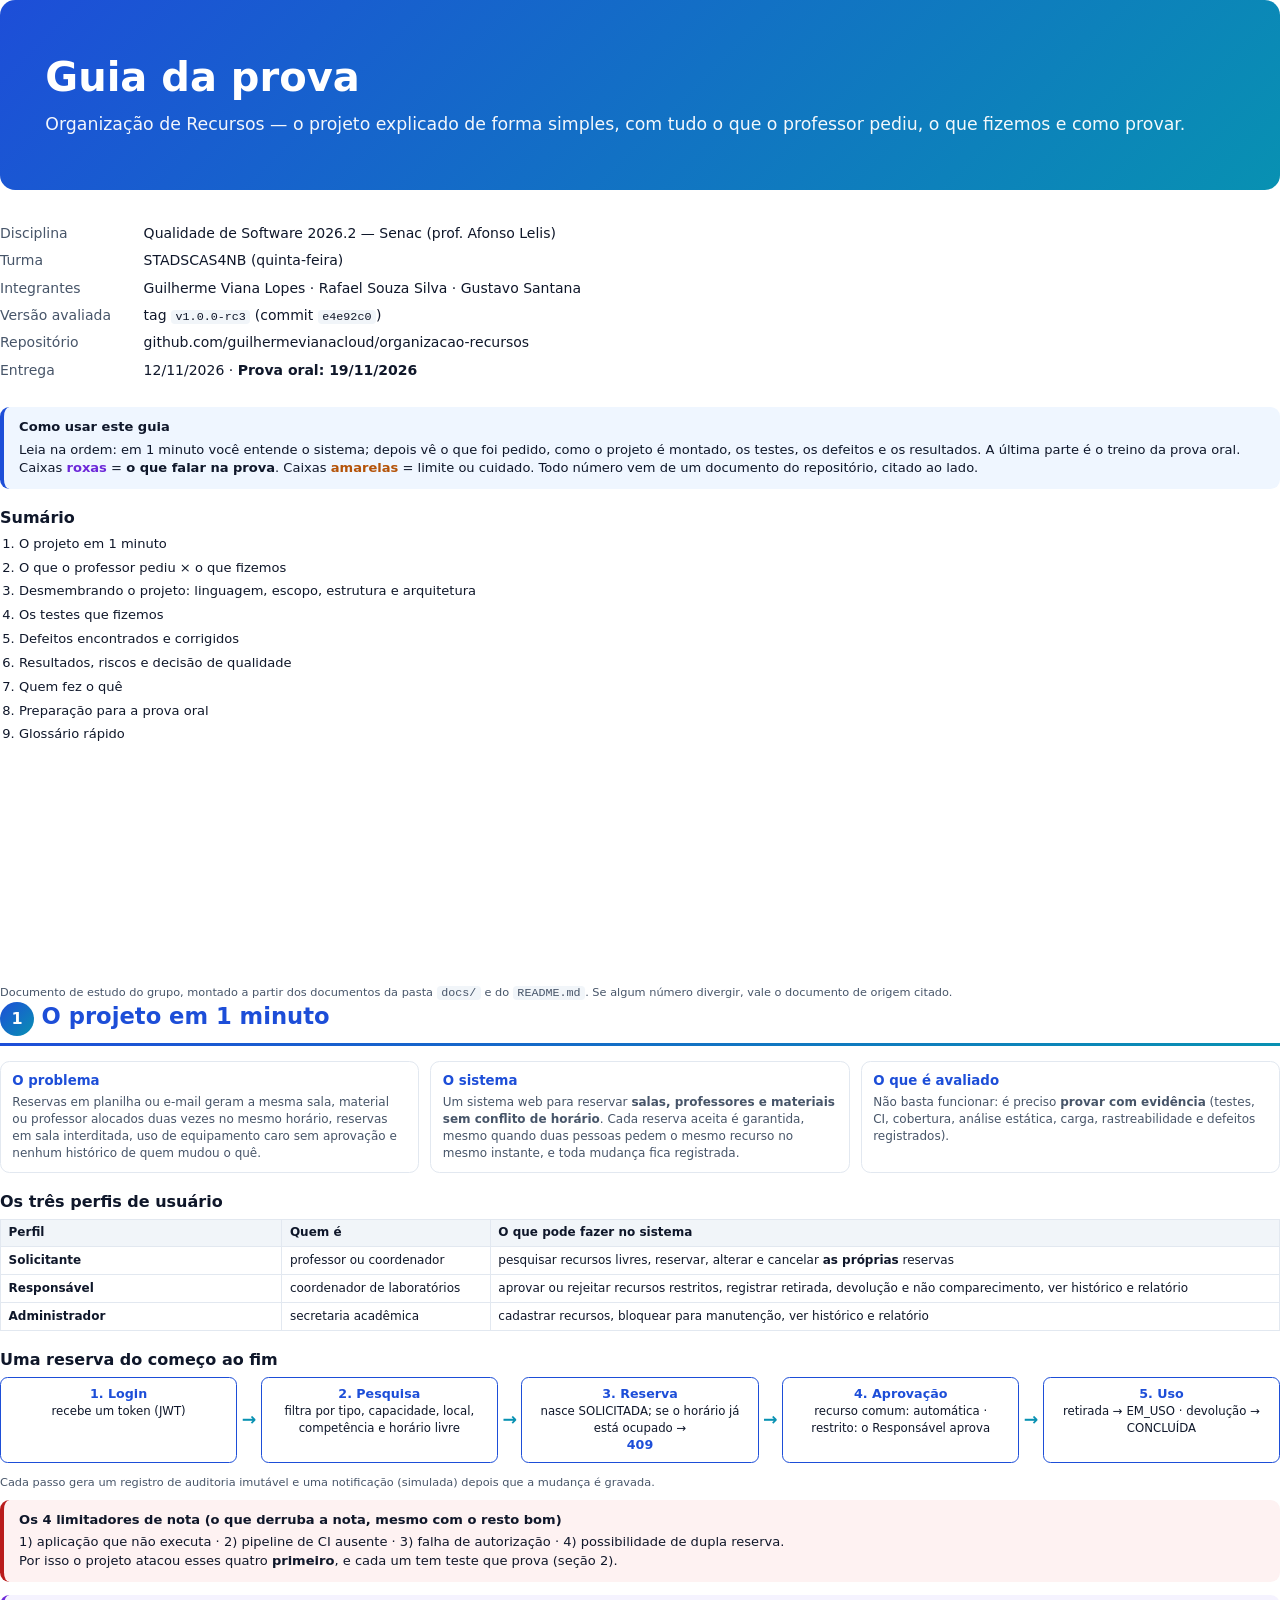
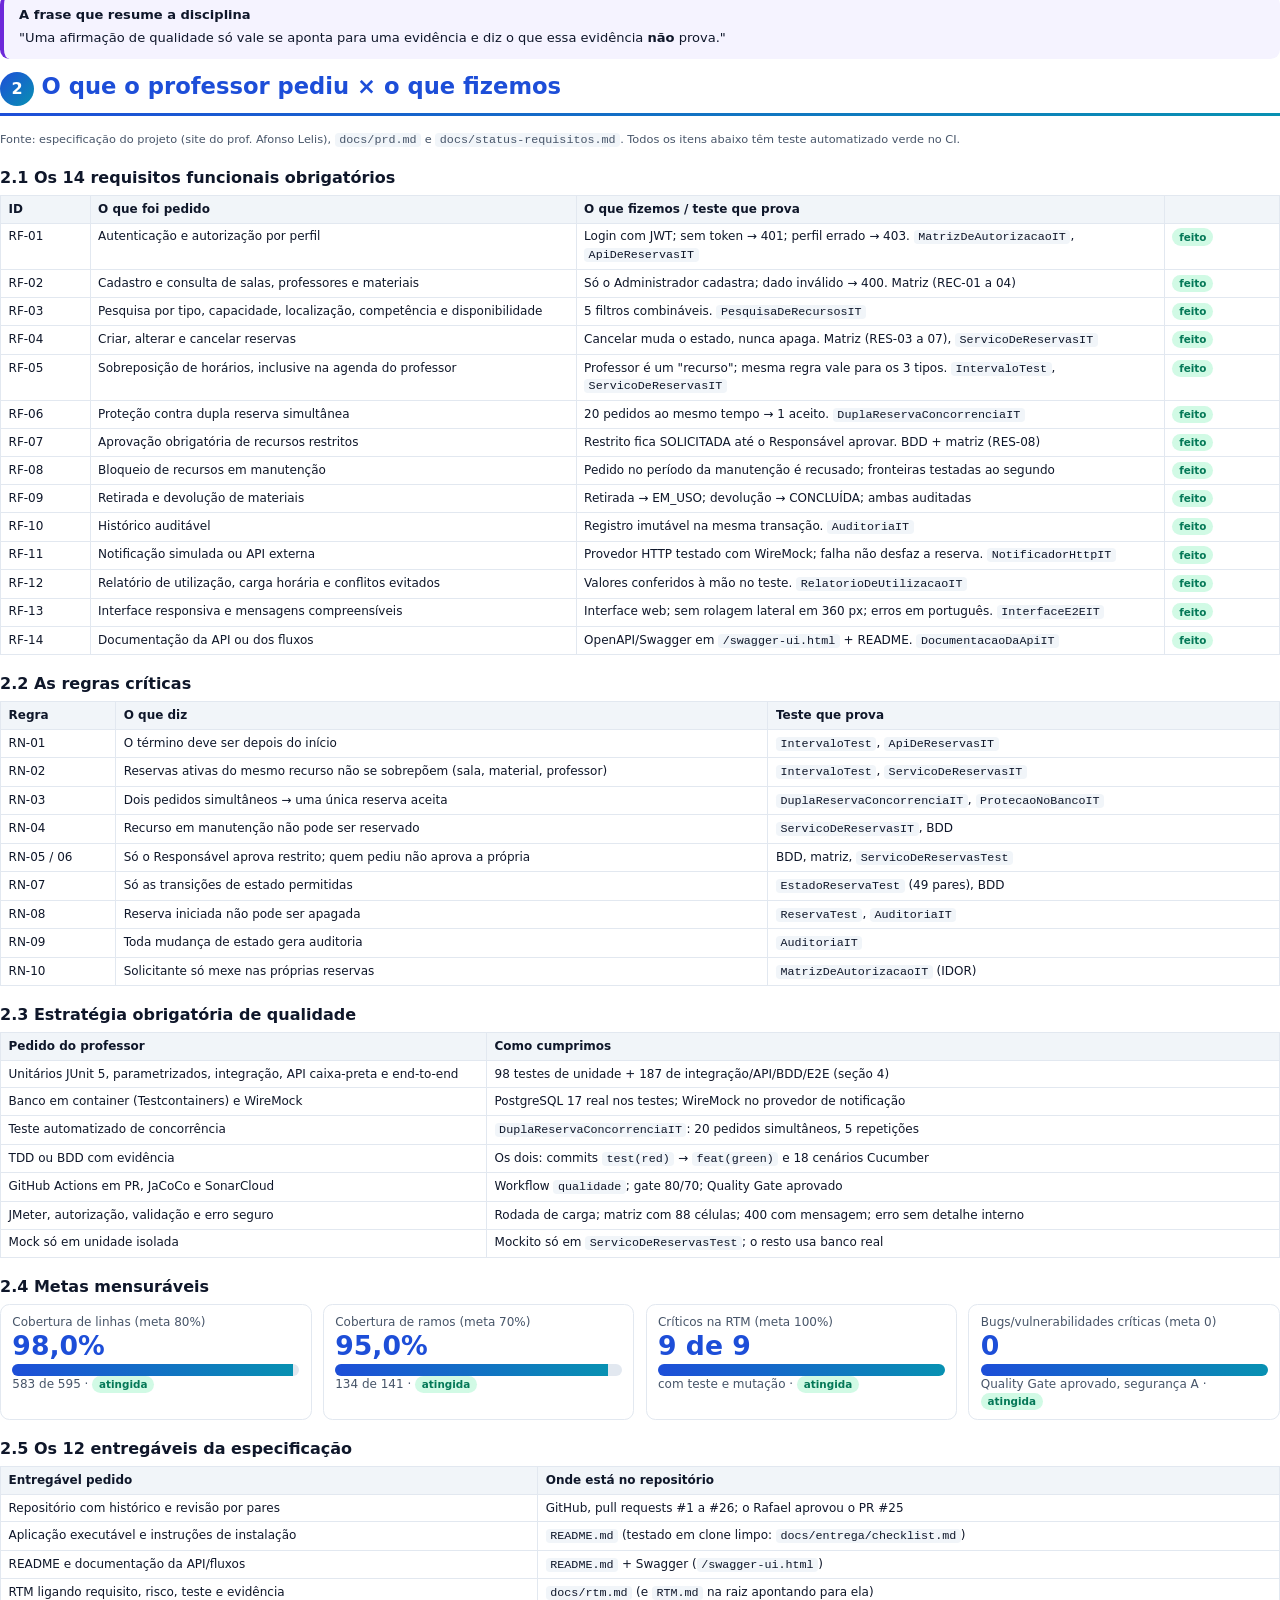
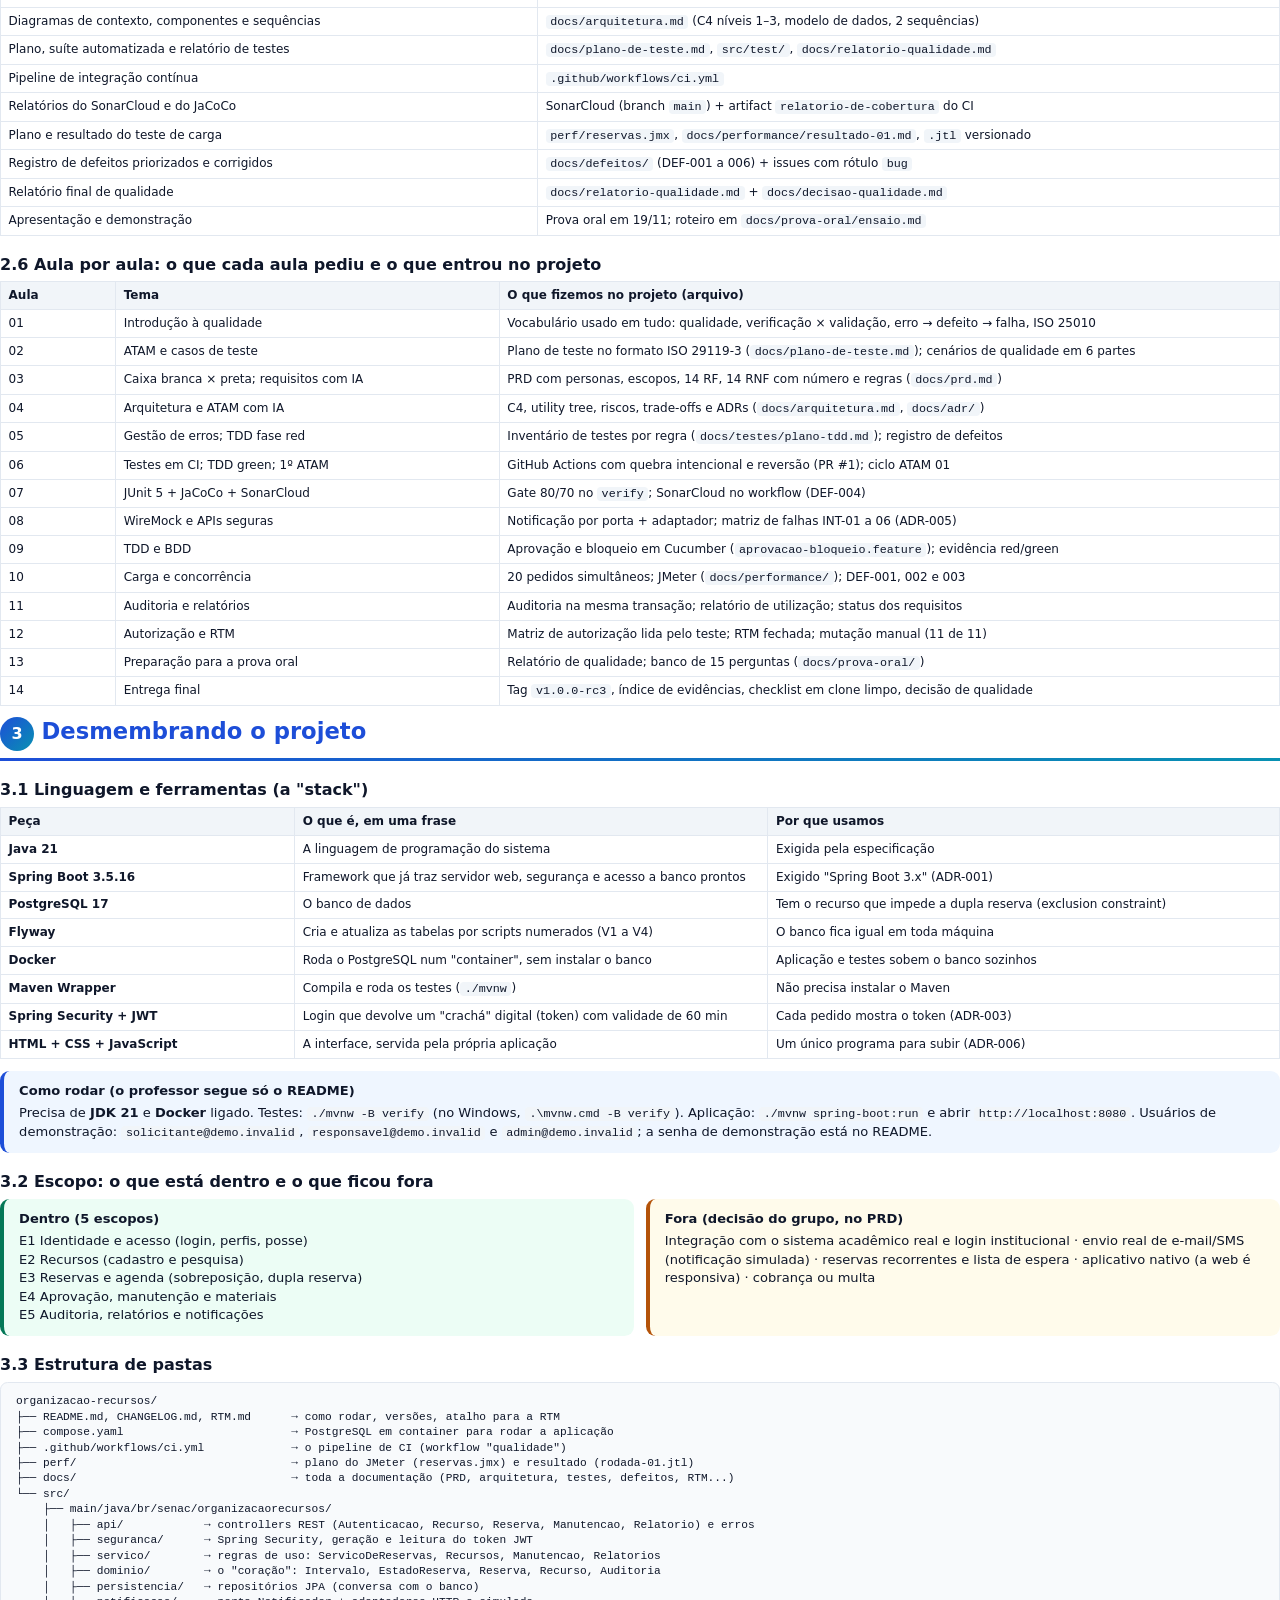
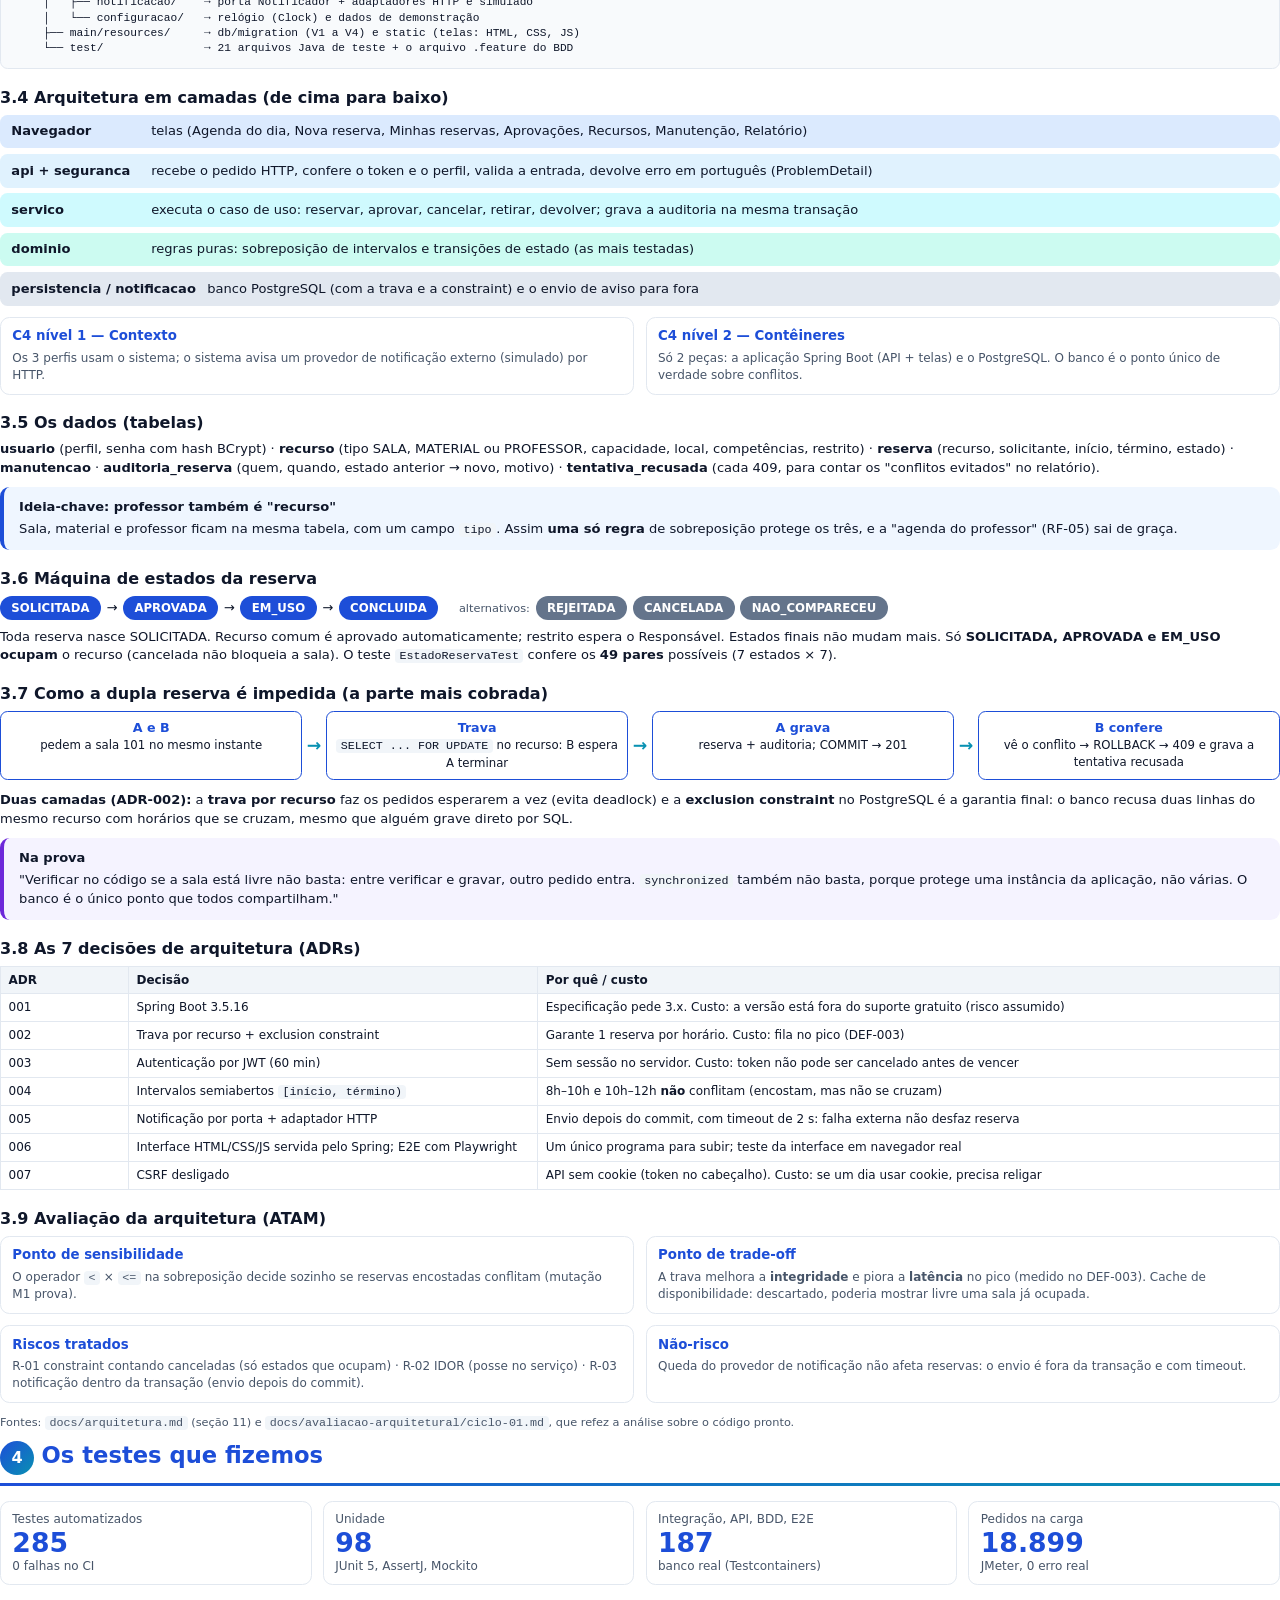
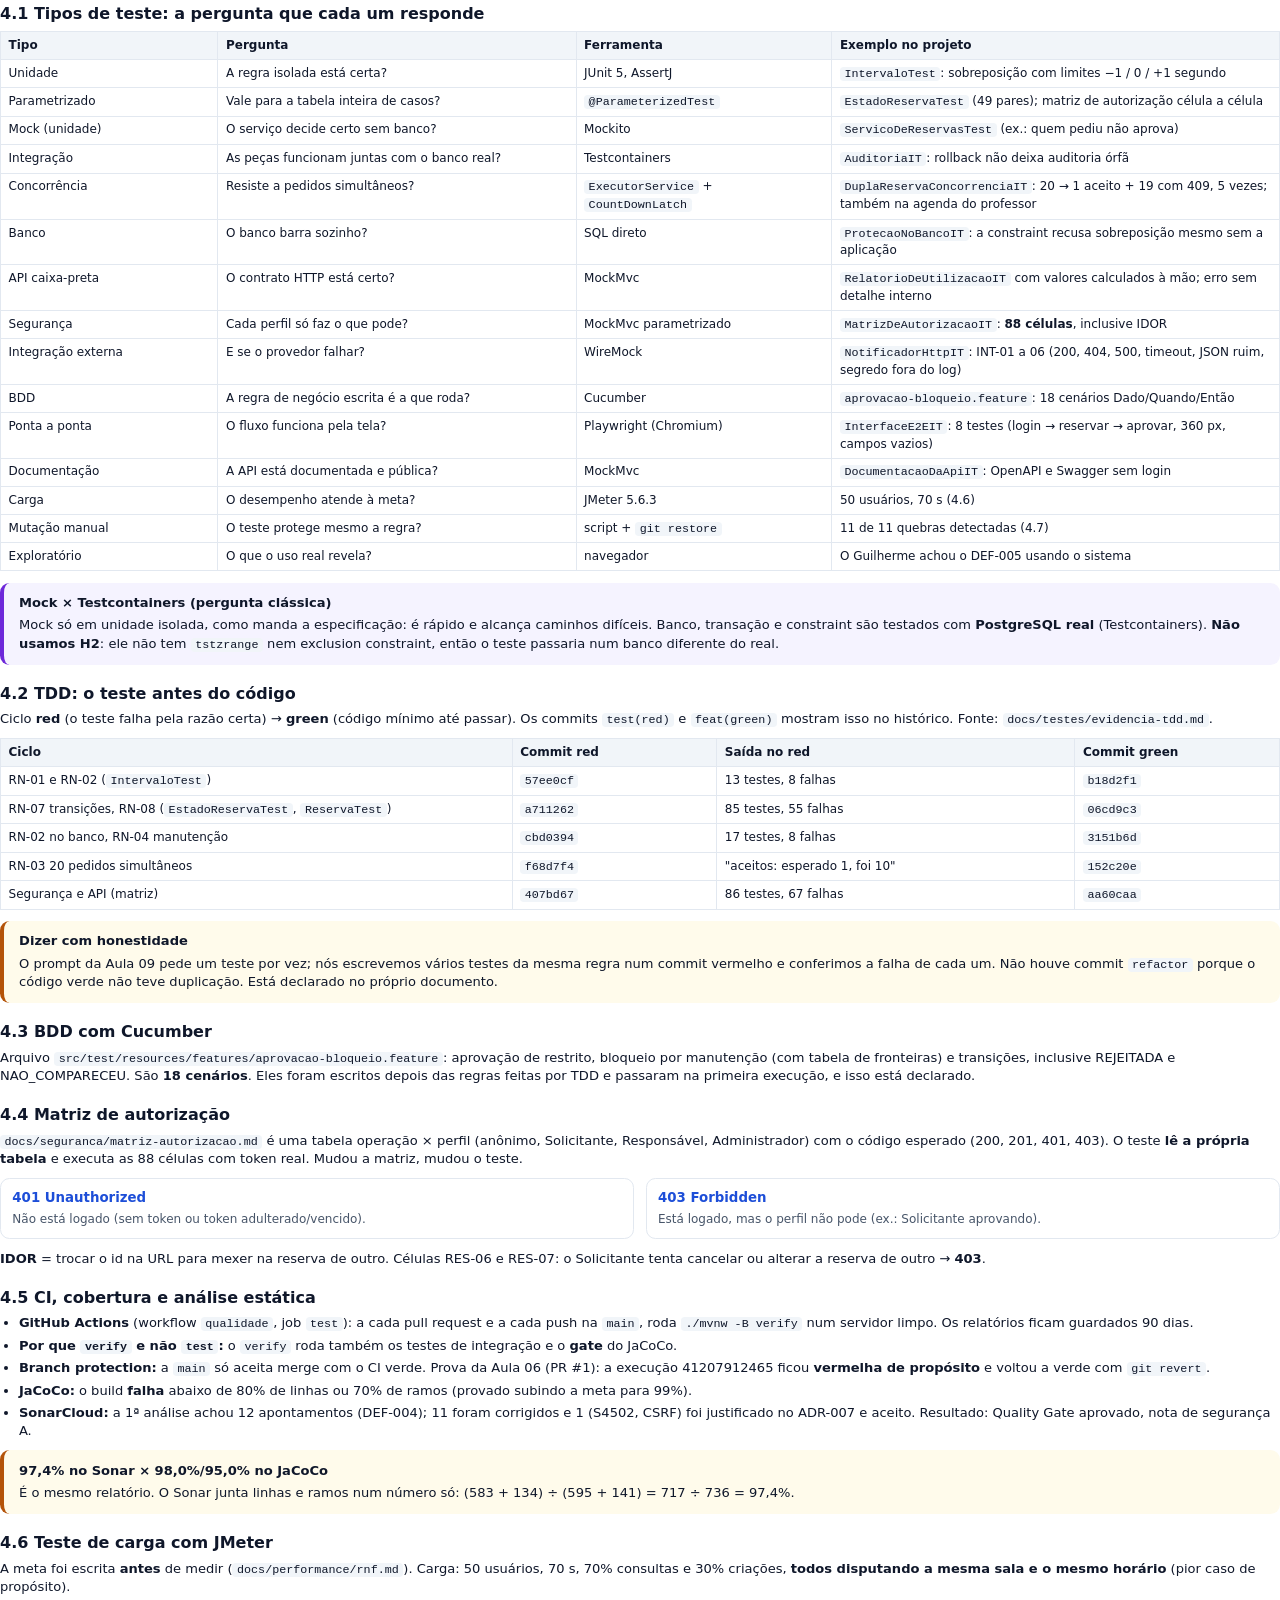
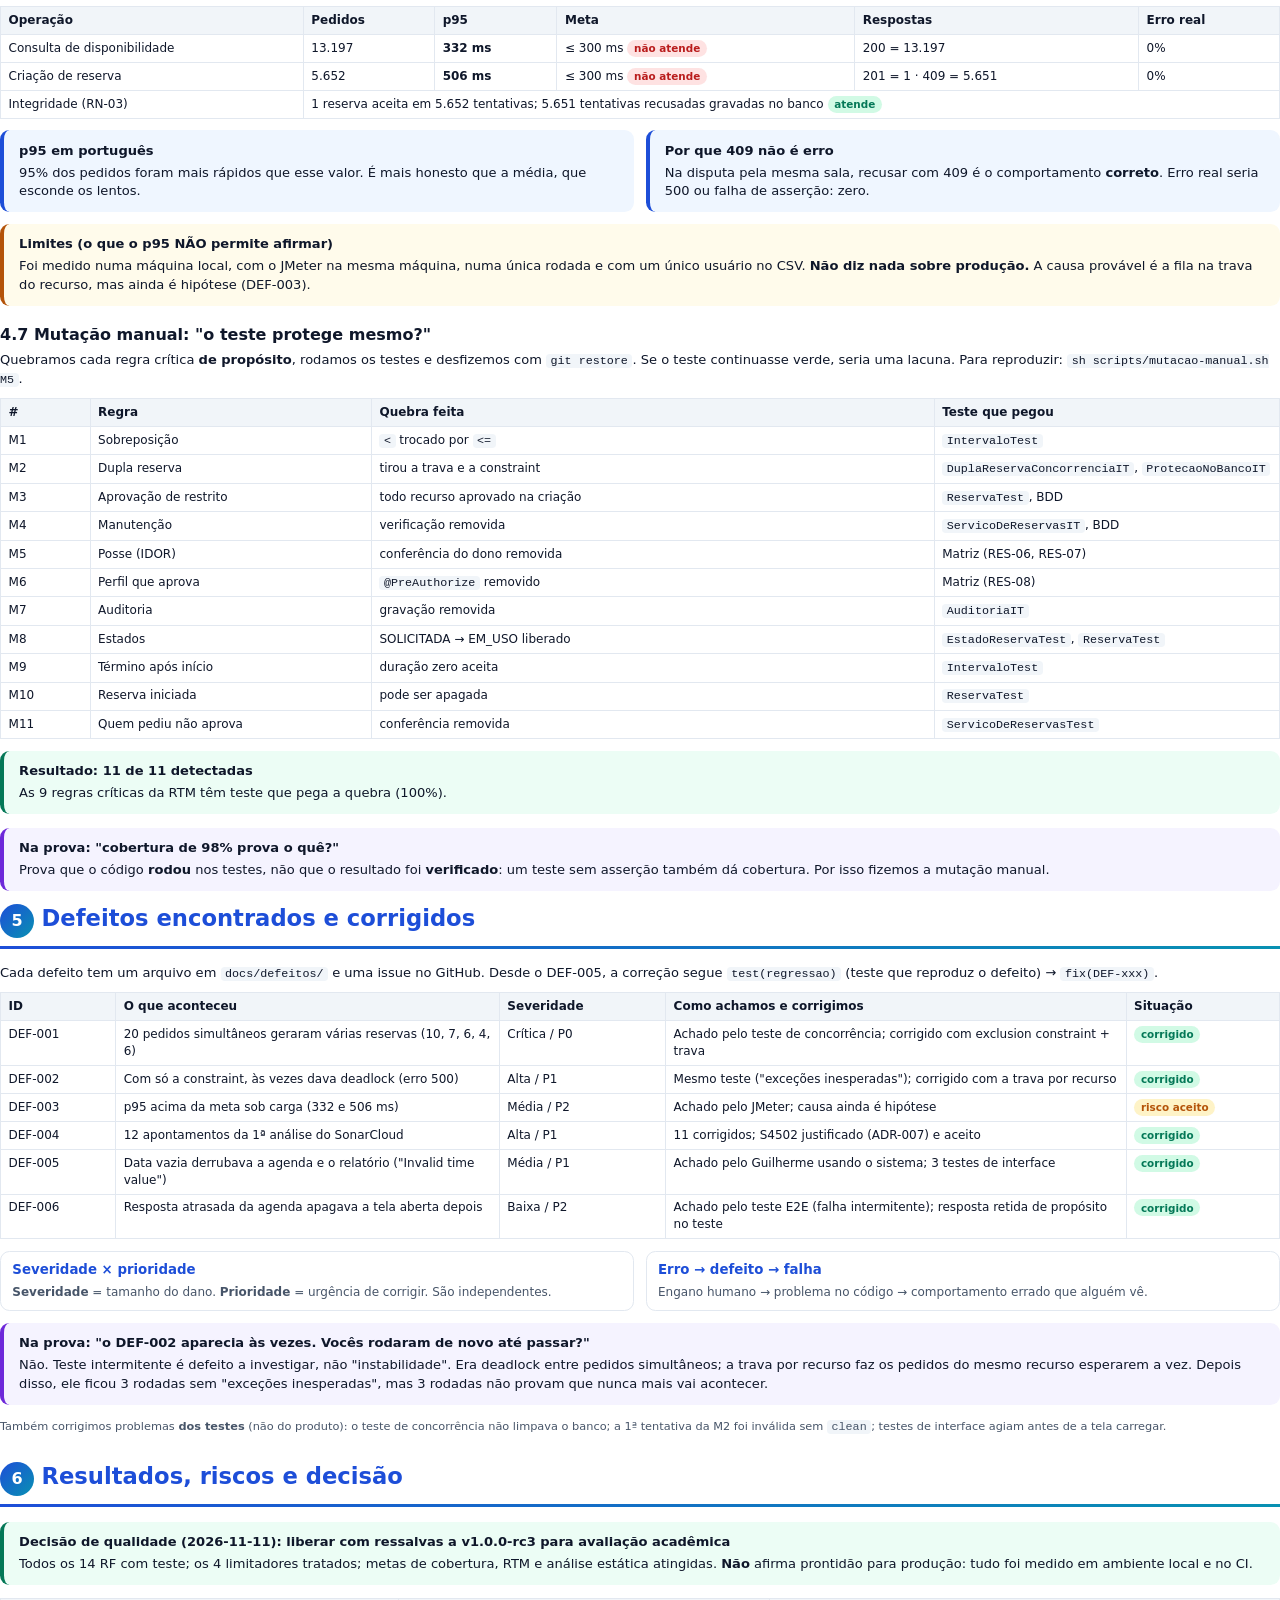
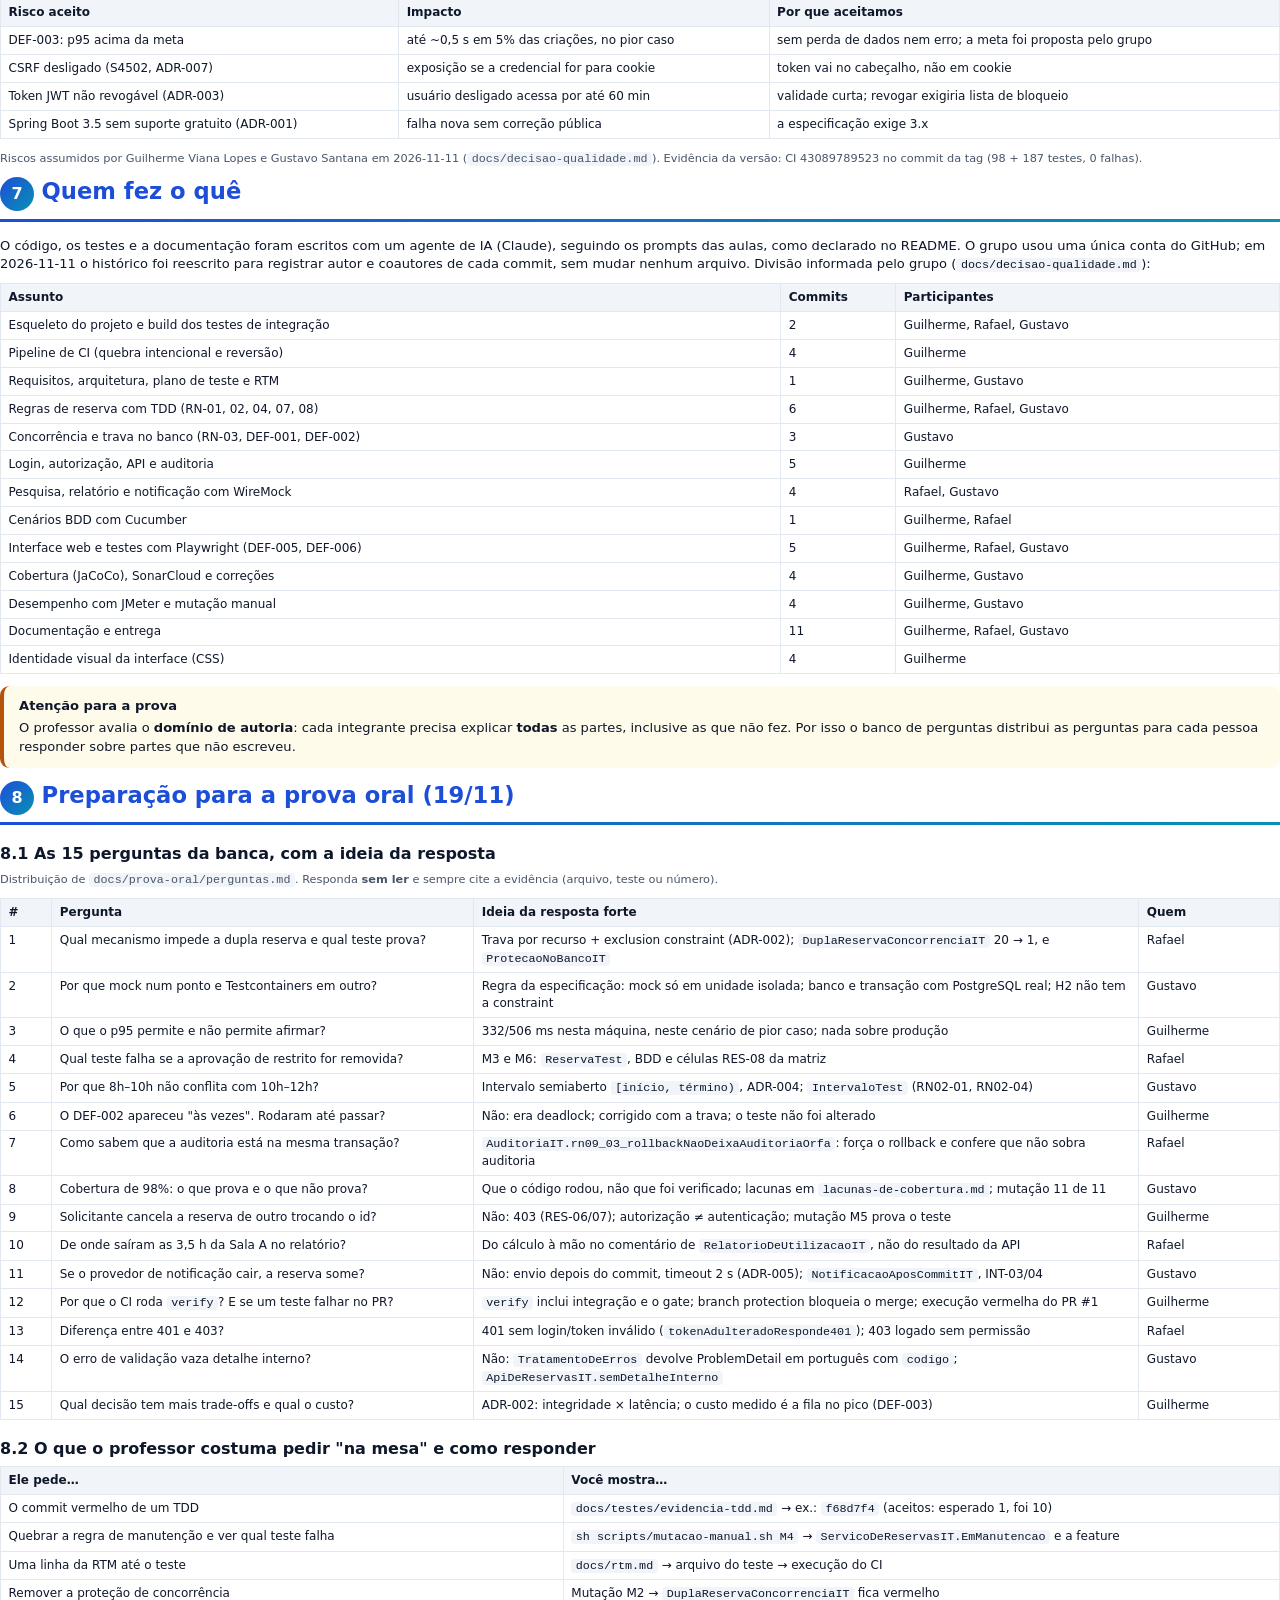
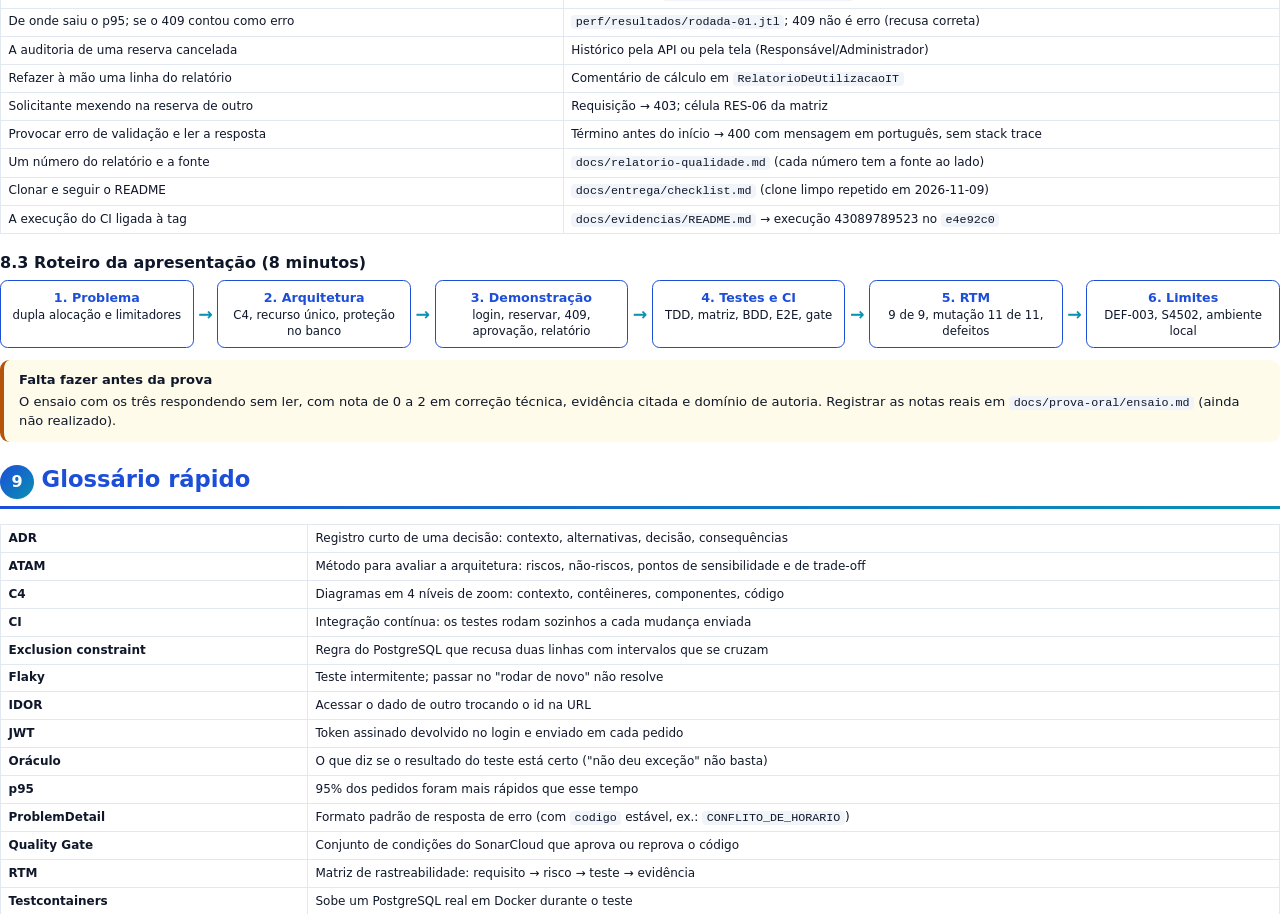
<file: docs/anexos/guia-da-prova.html>
<!doctype html>
<html lang="pt-BR">
<head>
<meta charset="utf-8">
<title>Guia da prova — Organização de Recursos</title>
<style>
  @page { size: A4; margin: 14mm 13mm 16mm 13mm; }
  :root {
    --azul: #1d4ed8; --ciano: #0891b2; --tinta: #0f172a; --cinza: #475569; --linha: #e2e8f0;
    --fundo-azul: #eff6ff; --fundo-verde: #ecfdf5; --verde: #047857; --fundo-amarelo: #fffbeb; --amarelo: #b45309;
    --fundo-vermelho: #fef2f2; --vermelho: #b91c1c; --fundo-roxo: #f5f3ff; --roxo: #6d28d9;
  }
  * { box-sizing: border-box; }
  html { -webkit-print-color-adjust: exact; print-color-adjust: exact; }
  body { font-family: "Segoe UI", system-ui, Arial, sans-serif; color: var(--tinta); font-size: 9.8pt; line-height: 1.42; margin: 0; background: #fff; }
  h1, h2, h3 { line-height: 1.2; margin: 0; }
  h2 { font-size: 17pt; color: var(--azul); margin: 0 0 4mm; padding-bottom: 2mm; border-bottom: 3px solid; border-image: linear-gradient(90deg, var(--azul), var(--ciano)) 1; }
  h3 { font-size: 12pt; margin: 5mm 0 2mm; color: var(--tinta); break-after: avoid; page-break-after: avoid; }
  h2 { break-after: avoid; page-break-after: avoid; }
  thead, tr:first-child { break-after: avoid; }
  p { margin: 0 0 2.5mm; }
  ul, ol { margin: 0 0 2.5mm; padding-left: 5mm; }
  li { margin-bottom: 1mm; }
  code { font-family: Consolas, "Cascadia Mono", monospace; font-size: 8.8pt; background: #f1f5f9; padding: 0 1.2mm; border-radius: 1mm; }
  table { width: 100%; border-collapse: collapse; margin: 1mm 0 3mm; font-size: 9pt; page-break-inside: auto; }
  tr { page-break-inside: avoid; }
  th { background: #f1f5f9; text-align: left; font-weight: 600; }
  th, td { border: 1px solid var(--linha); padding: 1.3mm 2mm; vertical-align: top; }
  .secao { page-break-before: always; }
  .num { display: inline-block; background: linear-gradient(135deg, var(--azul), var(--ciano)); color: #fff; border-radius: 50%; width: 9mm; height: 9mm; text-align: center; line-height: 9mm; font-size: 12pt; margin-right: 2mm; }
  .caixa { border-radius: 2.5mm; padding: 3mm 4mm; margin: 2mm 0 3.5mm; page-break-inside: avoid; }
  .caixa b.t { display: block; margin-bottom: 1mm; }
  .ideia { background: var(--fundo-azul); border-left: 4px solid var(--azul); }
  .prova { background: var(--fundo-roxo); border-left: 4px solid var(--roxo); }
  .ok { background: var(--fundo-verde); border-left: 4px solid var(--verde); }
  .alerta { background: var(--fundo-amarelo); border-left: 4px solid var(--amarelo); }
  .perigo { background: var(--fundo-vermelho); border-left: 4px solid var(--vermelho); }
  .tag { display: inline-block; font-size: 7.8pt; font-weight: 600; padding: 0.3mm 1.8mm; border-radius: 5mm; white-space: nowrap; }
  .t-ok { background: #d1fae5; color: var(--verde); }
  .t-nao { background: #fee2e2; color: var(--vermelho); }
  .t-risco { background: #fef3c7; color: var(--amarelo); }
  .grade { display: grid; gap: 3mm; margin: 2mm 0 3mm; }
  .g2 { grid-template-columns: 1fr 1fr; }
  .g3 { grid-template-columns: 1fr 1fr 1fr; }
  .g4 { grid-template-columns: 1fr 1fr 1fr 1fr; }
  .cartao { border: 1px solid var(--linha); border-radius: 2.5mm; padding: 2.5mm 3mm; page-break-inside: avoid; }
  .cartao h4 { margin: 0 0 1mm; font-size: 10pt; color: var(--azul); }
  .cartao p { margin: 0; font-size: 9pt; color: var(--cinza); }
  .grande { font-size: 20pt; font-weight: 700; color: var(--azul); line-height: 1.1; }
  .peq { font-size: 8.5pt; color: var(--cinza); }
  /* capa */
  .capa { height: 265mm; display: flex; flex-direction: column; justify-content: space-between; }
  .faixa { background: linear-gradient(135deg, var(--azul), var(--ciano)); color: #fff; border-radius: 4mm; padding: 14mm 12mm; }
  .faixa h1 { font-size: 30pt; margin-bottom: 3mm; }
  .faixa .sub { font-size: 13pt; opacity: .95; }
  .capa .meta td { border: none; padding: 1mm 0; font-size: 10.5pt; }
  .capa .meta td:first-child { color: var(--cinza); width: 38mm; }
  /* diagramas */
  .fluxo { display: flex; align-items: stretch; gap: 0; margin: 2mm 0 3mm; page-break-inside: avoid; }
  .fluxo .passo { flex: 1; border: 1.5px solid var(--azul); border-radius: 2mm; padding: 2mm; text-align: center; font-size: 8.8pt; background: #fff; }
  .fluxo .passo b { display: block; color: var(--azul); font-size: 9.5pt; }
  .fluxo .seta { align-self: center; padding: 0 1.2mm; color: var(--ciano); font-weight: 700; font-size: 13pt; }
  .camadas { margin: 2mm 0 3mm; page-break-inside: avoid; }
  .camada { border-radius: 2mm; padding: 2mm 3mm; margin-bottom: 1.5mm; display: flex; gap: 3mm; align-items: baseline; }
  .camada b { min-width: 34mm; display: inline-block; }
  .c1 { background: #dbeafe; } .c2 { background: #e0f2fe; } .c3 { background: #cffafe; } .c4 { background: #ccfbf1; } .c5 { background: #e2e8f0; }
  .estados { display: flex; gap: 1.5mm; align-items: center; flex-wrap: wrap; margin: 2mm 0; }
  .est { border-radius: 5mm; padding: 1mm 3mm; font-weight: 600; font-size: 8.8pt; color: #fff; background: var(--azul); }
  .est.alt { background: #64748b; }
  .arvore { font-family: Consolas, "Cascadia Mono", monospace; font-size: 8.4pt; background: #f8fafc; border: 1px solid var(--linha); border-radius: 2mm; padding: 3mm 4mm; white-space: pre; line-height: 1.38; page-break-inside: avoid; }
  .rodape-capa { font-size: 8.5pt; color: var(--cinza); }
  .indice li { margin-bottom: 1.4mm; }
  .barra { height: 3mm; background: #e2e8f0; border-radius: 2mm; overflow: hidden; margin-top: 1mm; }
  .barra i { display: block; height: 100%; background: linear-gradient(90deg, var(--azul), var(--ciano)); }
</style>
</head>
<body>

<!-- ============================ CAPA ============================ -->
<div class="capa">
  <div>
    <div class="faixa">
      <h1>Guia da prova</h1>
      <div class="sub">Organização de Recursos — o projeto explicado de forma simples, com tudo o que o professor pediu, o que fizemos e como provar.</div>
    </div>
    <table class="meta" style="margin-top:8mm">
      <tr><td>Disciplina</td><td>Qualidade de Software 2026.2 — Senac (prof. Afonso Lelis)</td></tr>
      <tr><td>Turma</td><td>STADSCAS4NB (quinta-feira)</td></tr>
      <tr><td>Integrantes</td><td>Guilherme Viana Lopes · Rafael Souza Silva · Gustavo Santana</td></tr>
      <tr><td>Versão avaliada</td><td>tag <code>v1.0.0-rc3</code> (commit <code>e4e92c0</code>)</td></tr>
      <tr><td>Repositório</td><td>github.com/guilhermevianacloud/organizacao-recursos</td></tr>
      <tr><td>Entrega</td><td>12/11/2026 · <b>Prova oral: 19/11/2026</b></td></tr>
    </table>
    <div class="caixa ideia" style="margin-top:6mm">
      <b class="t">Como usar este guia</b>
      Leia na ordem: em 1 minuto você entende o sistema; depois vê o que foi pedido, como o projeto é montado, os testes, os defeitos e os resultados. A última parte é o treino da prova oral.
      <br>Caixas <b style="color:var(--roxo)">roxas</b> = <b>o que falar na prova</b>. Caixas <b style="color:var(--amarelo)">amarelas</b> = limite ou cuidado. Todo número vem de um documento do repositório, citado ao lado.
    </div>
    <h3>Sumário</h3>
    <ol class="indice">
      <li>O projeto em 1 minuto</li>
      <li>O que o professor pediu × o que fizemos</li>
      <li>Desmembrando o projeto: linguagem, escopo, estrutura e arquitetura</li>
      <li>Os testes que fizemos</li>
      <li>Defeitos encontrados e corrigidos</li>
      <li>Resultados, riscos e decisão de qualidade</li>
      <li>Quem fez o quê</li>
      <li>Preparação para a prova oral</li>
      <li>Glossário rápido</li>
    </ol>
  </div>
  <div class="rodape-capa">Documento de estudo do grupo, montado a partir dos documentos da pasta <code>docs/</code> e do <code>README.md</code>. Se algum número divergir, vale o documento de origem citado.</div>
</div>

<!-- ============================ 1 ============================ -->
<div class="secao">
<h2><span class="num">1</span>O projeto em 1 minuto</h2>

<div class="grade g3">
  <div class="cartao"><h4>O problema</h4><p>Reservas em planilha ou e-mail geram a mesma sala, material ou professor alocados duas vezes no mesmo horário, reservas em sala interditada, uso de equipamento caro sem aprovação e nenhum histórico de quem mudou o quê.</p></div>
  <div class="cartao"><h4>O sistema</h4><p>Um sistema web para reservar <b>salas, professores e materiais sem conflito de horário</b>. Cada reserva aceita é garantida, mesmo quando duas pessoas pedem o mesmo recurso no mesmo instante, e toda mudança fica registrada.</p></div>
  <div class="cartao"><h4>O que é avaliado</h4><p>Não basta funcionar: é preciso <b>provar com evidência</b> (testes, CI, cobertura, análise estática, carga, rastreabilidade e defeitos registrados).</p></div>
</div>

<h3>Os três perfis de usuário</h3>
<table>
  <tr><th style="width:22%">Perfil</th><th>Quem é</th><th>O que pode fazer no sistema</th></tr>
  <tr><td><b>Solicitante</b></td><td>professor ou coordenador</td><td>pesquisar recursos livres, reservar, alterar e cancelar <b>as próprias</b> reservas</td></tr>
  <tr><td><b>Responsável</b></td><td>coordenador de laboratórios</td><td>aprovar ou rejeitar recursos restritos, registrar retirada, devolução e não comparecimento, ver histórico e relatório</td></tr>
  <tr><td><b>Administrador</b></td><td>secretaria acadêmica</td><td>cadastrar recursos, bloquear para manutenção, ver histórico e relatório</td></tr>
</table>

<h3>Uma reserva do começo ao fim</h3>
<div class="fluxo">
  <div class="passo"><b>1. Login</b>recebe um token (JWT)</div><div class="seta">→</div>
  <div class="passo"><b>2. Pesquisa</b>filtra por tipo, capacidade, local, competência e horário livre</div><div class="seta">→</div>
  <div class="passo"><b>3. Reserva</b>nasce SOLICITADA; se o horário já está ocupado → <b>409</b></div><div class="seta">→</div>
  <div class="passo"><b>4. Aprovação</b>recurso comum: automática · restrito: o Responsável aprova</div><div class="seta">→</div>
  <div class="passo"><b>5. Uso</b>retirada → EM_USO · devolução → CONCLUÍDA</div>
</div>
<p class="peq">Cada passo gera um registro de auditoria imutável e uma notificação (simulada) depois que a mudança é gravada.</p>

<div class="caixa perigo">
  <b class="t">Os 4 limitadores de nota (o que derruba a nota, mesmo com o resto bom)</b>
  1) aplicação que não executa · 2) pipeline de CI ausente · 3) falha de autorização · 4) possibilidade de dupla reserva.
  <br>Por isso o projeto atacou esses quatro <b>primeiro</b>, e cada um tem teste que prova (seção 2).
</div>

<div class="caixa prova">
  <b class="t">A frase que resume a disciplina</b>
  "Uma afirmação de qualidade só vale se aponta para uma evidência e diz o que essa evidência <b>não</b> prova."
</div>
</div>

<!-- ============================ 2 ============================ -->
<div class="secao">
<h2><span class="num">2</span>O que o professor pediu × o que fizemos</h2>
<p class="peq">Fonte: especificação do projeto (site do prof. Afonso Lelis), <code>docs/prd.md</code> e <code>docs/status-requisitos.md</code>. Todos os itens abaixo têm teste automatizado verde no CI.</p>

<h3>2.1 Os 14 requisitos funcionais obrigatórios</h3>
<table>
  <tr><th style="width:7%">ID</th><th style="width:38%">O que foi pedido</th><th>O que fizemos / teste que prova</th><th style="width:9%"></th></tr>
  <tr><td>RF-01</td><td>Autenticação e autorização por perfil</td><td>Login com JWT; sem token → 401; perfil errado → 403. <code>MatrizDeAutorizacaoIT</code>, <code>ApiDeReservasIT</code></td><td><span class="tag t-ok">feito</span></td></tr>
  <tr><td>RF-02</td><td>Cadastro e consulta de salas, professores e materiais</td><td>Só o Administrador cadastra; dado inválido → 400. Matriz (REC-01 a 04)</td><td><span class="tag t-ok">feito</span></td></tr>
  <tr><td>RF-03</td><td>Pesquisa por tipo, capacidade, localização, competência e disponibilidade</td><td>5 filtros combináveis. <code>PesquisaDeRecursosIT</code></td><td><span class="tag t-ok">feito</span></td></tr>
  <tr><td>RF-04</td><td>Criar, alterar e cancelar reservas</td><td>Cancelar muda o estado, nunca apaga. Matriz (RES-03 a 07), <code>ServicoDeReservasIT</code></td><td><span class="tag t-ok">feito</span></td></tr>
  <tr><td>RF-05</td><td>Sobreposição de horários, inclusive na agenda do professor</td><td>Professor é um "recurso"; mesma regra vale para os 3 tipos. <code>IntervaloTest</code>, <code>ServicoDeReservasIT</code></td><td><span class="tag t-ok">feito</span></td></tr>
  <tr><td>RF-06</td><td>Proteção contra dupla reserva simultânea</td><td>20 pedidos ao mesmo tempo → 1 aceito. <code>DuplaReservaConcorrenciaIT</code></td><td><span class="tag t-ok">feito</span></td></tr>
  <tr><td>RF-07</td><td>Aprovação obrigatória de recursos restritos</td><td>Restrito fica SOLICITADA até o Responsável aprovar. BDD + matriz (RES-08)</td><td><span class="tag t-ok">feito</span></td></tr>
  <tr><td>RF-08</td><td>Bloqueio de recursos em manutenção</td><td>Pedido no período da manutenção é recusado; fronteiras testadas ao segundo</td><td><span class="tag t-ok">feito</span></td></tr>
  <tr><td>RF-09</td><td>Retirada e devolução de materiais</td><td>Retirada → EM_USO; devolução → CONCLUÍDA; ambas auditadas</td><td><span class="tag t-ok">feito</span></td></tr>
  <tr><td>RF-10</td><td>Histórico auditável</td><td>Registro imutável na mesma transação. <code>AuditoriaIT</code></td><td><span class="tag t-ok">feito</span></td></tr>
  <tr><td>RF-11</td><td>Notificação simulada ou API externa</td><td>Provedor HTTP testado com WireMock; falha não desfaz a reserva. <code>NotificadorHttpIT</code></td><td><span class="tag t-ok">feito</span></td></tr>
  <tr><td>RF-12</td><td>Relatório de utilização, carga horária e conflitos evitados</td><td>Valores conferidos à mão no teste. <code>RelatorioDeUtilizacaoIT</code></td><td><span class="tag t-ok">feito</span></td></tr>
  <tr><td>RF-13</td><td>Interface responsiva e mensagens compreensíveis</td><td>Interface web; sem rolagem lateral em 360 px; erros em português. <code>InterfaceE2EIT</code></td><td><span class="tag t-ok">feito</span></td></tr>
  <tr><td>RF-14</td><td>Documentação da API ou dos fluxos</td><td>OpenAPI/Swagger em <code>/swagger-ui.html</code> + README. <code>DocumentacaoDaApiIT</code></td><td><span class="tag t-ok">feito</span></td></tr>
</table>

<h3>2.2 As regras críticas</h3>
<table>
  <tr><th style="width:9%">Regra</th><th>O que diz</th><th style="width:40%">Teste que prova</th></tr>
  <tr><td>RN-01</td><td>O término deve ser depois do início</td><td><code>IntervaloTest</code>, <code>ApiDeReservasIT</code></td></tr>
  <tr><td>RN-02</td><td>Reservas ativas do mesmo recurso não se sobrepõem (sala, material, professor)</td><td><code>IntervaloTest</code>, <code>ServicoDeReservasIT</code></td></tr>
  <tr><td>RN-03</td><td>Dois pedidos simultâneos → uma única reserva aceita</td><td><code>DuplaReservaConcorrenciaIT</code>, <code>ProtecaoNoBancoIT</code></td></tr>
  <tr><td>RN-04</td><td>Recurso em manutenção não pode ser reservado</td><td><code>ServicoDeReservasIT</code>, BDD</td></tr>
  <tr><td>RN-05 / 06</td><td>Só o Responsável aprova restrito; quem pediu não aprova a própria</td><td>BDD, matriz, <code>ServicoDeReservasTest</code></td></tr>
  <tr><td>RN-07</td><td>Só as transições de estado permitidas</td><td><code>EstadoReservaTest</code> (49 pares), BDD</td></tr>
  <tr><td>RN-08</td><td>Reserva iniciada não pode ser apagada</td><td><code>ReservaTest</code>, <code>AuditoriaIT</code></td></tr>
  <tr><td>RN-09</td><td>Toda mudança de estado gera auditoria</td><td><code>AuditoriaIT</code></td></tr>
  <tr><td>RN-10</td><td>Solicitante só mexe nas próprias reservas</td><td><code>MatrizDeAutorizacaoIT</code> (IDOR)</td></tr>
</table>

<h3>2.3 Estratégia obrigatória de qualidade</h3>
<table>
  <tr><th style="width:38%">Pedido do professor</th><th>Como cumprimos</th></tr>
  <tr><td>Unitários JUnit 5, parametrizados, integração, API caixa-preta e end-to-end</td><td>98 testes de unidade + 187 de integração/API/BDD/E2E (seção 4)</td></tr>
  <tr><td>Banco em container (Testcontainers) e WireMock</td><td>PostgreSQL 17 real nos testes; WireMock no provedor de notificação</td></tr>
  <tr><td>Teste automatizado de concorrência</td><td><code>DuplaReservaConcorrenciaIT</code>: 20 pedidos simultâneos, 5 repetições</td></tr>
  <tr><td>TDD ou BDD com evidência</td><td>Os dois: commits <code>test(red)</code> → <code>feat(green)</code> e 18 cenários Cucumber</td></tr>
  <tr><td>GitHub Actions em PR, JaCoCo e SonarCloud</td><td>Workflow <code>qualidade</code>; gate 80/70; Quality Gate aprovado</td></tr>
  <tr><td>JMeter, autorização, validação e erro seguro</td><td>Rodada de carga; matriz com 88 células; 400 com mensagem; erro sem detalhe interno</td></tr>
  <tr><td>Mock só em unidade isolada</td><td>Mockito só em <code>ServicoDeReservasTest</code>; o resto usa banco real</td></tr>
</table>

<h3>2.4 Metas mensuráveis</h3>
<div class="grade g4">
  <div class="cartao"><p>Cobertura de linhas (meta 80%)</p><div class="grande">98,0%</div><div class="barra"><i style="width:98%"></i></div><p>583 de 595 · <span class="tag t-ok">atingida</span></p></div>
  <div class="cartao"><p>Cobertura de ramos (meta 70%)</p><div class="grande">95,0%</div><div class="barra"><i style="width:95%"></i></div><p>134 de 141 · <span class="tag t-ok">atingida</span></p></div>
  <div class="cartao"><p>Críticos na RTM (meta 100%)</p><div class="grande">9 de 9</div><div class="barra"><i style="width:100%"></i></div><p>com teste e mutação · <span class="tag t-ok">atingida</span></p></div>
  <div class="cartao"><p>Bugs/vulnerabilidades críticas (meta 0)</p><div class="grande">0</div><div class="barra"><i style="width:100%"></i></div><p>Quality Gate aprovado, segurança A · <span class="tag t-ok">atingida</span></p></div>
</div>
</div>

<div>
<h3>2.5 Os 12 entregáveis da especificação</h3>
<table>
  <tr><th style="width:42%">Entregável pedido</th><th>Onde está no repositório</th></tr>
  <tr><td>Repositório com histórico e revisão por pares</td><td>GitHub, pull requests #1 a #26; o Rafael aprovou o PR #25</td></tr>
  <tr><td>Aplicação executável e instruções de instalação</td><td><code>README.md</code> (testado em clone limpo: <code>docs/entrega/checklist.md</code>)</td></tr>
  <tr><td>README e documentação da API/fluxos</td><td><code>README.md</code> + Swagger (<code>/swagger-ui.html</code>)</td></tr>
  <tr><td>RTM ligando requisito, risco, teste e evidência</td><td><code>docs/rtm.md</code> (e <code>RTM.md</code> na raiz apontando para ela)</td></tr>
  <tr><td>Diagramas de contexto, componentes e sequências</td><td><code>docs/arquitetura.md</code> (C4 níveis 1–3, modelo de dados, 2 sequências)</td></tr>
  <tr><td>Plano, suíte automatizada e relatório de testes</td><td><code>docs/plano-de-teste.md</code>, <code>src/test/</code>, <code>docs/relatorio-qualidade.md</code></td></tr>
  <tr><td>Pipeline de integração contínua</td><td><code>.github/workflows/ci.yml</code></td></tr>
  <tr><td>Relatórios do SonarCloud e do JaCoCo</td><td>SonarCloud (branch <code>main</code>) + artifact <code>relatorio-de-cobertura</code> do CI</td></tr>
  <tr><td>Plano e resultado do teste de carga</td><td><code>perf/reservas.jmx</code>, <code>docs/performance/resultado-01.md</code>, <code>.jtl</code> versionado</td></tr>
  <tr><td>Registro de defeitos priorizados e corrigidos</td><td><code>docs/defeitos/</code> (DEF-001 a 006) + issues com rótulo <code>bug</code></td></tr>
  <tr><td>Relatório final de qualidade</td><td><code>docs/relatorio-qualidade.md</code> + <code>docs/decisao-qualidade.md</code></td></tr>
  <tr><td>Apresentação e demonstração</td><td>Prova oral em 19/11; roteiro em <code>docs/prova-oral/ensaio.md</code></td></tr>
</table>

<h3>2.6 Aula por aula: o que cada aula pediu e o que entrou no projeto</h3>
<table>
  <tr><th style="width:9%">Aula</th><th style="width:30%">Tema</th><th>O que fizemos no projeto (arquivo)</th></tr>
  <tr><td>01</td><td>Introdução à qualidade</td><td>Vocabulário usado em tudo: qualidade, verificação × validação, erro → defeito → falha, ISO 25010</td></tr>
  <tr><td>02</td><td>ATAM e casos de teste</td><td>Plano de teste no formato ISO 29119-3 (<code>docs/plano-de-teste.md</code>); cenários de qualidade em 6 partes</td></tr>
  <tr><td>03</td><td>Caixa branca × preta; requisitos com IA</td><td>PRD com personas, escopos, 14 RF, 14 RNF com número e regras (<code>docs/prd.md</code>)</td></tr>
  <tr><td>04</td><td>Arquitetura e ATAM com IA</td><td>C4, utility tree, riscos, trade-offs e ADRs (<code>docs/arquitetura.md</code>, <code>docs/adr/</code>)</td></tr>
  <tr><td>05</td><td>Gestão de erros; TDD fase red</td><td>Inventário de testes por regra (<code>docs/testes/plano-tdd.md</code>); registro de defeitos</td></tr>
  <tr><td>06</td><td>Testes em CI; TDD green; 1º ATAM</td><td>GitHub Actions com quebra intencional e reversão (PR #1); ciclo ATAM 01</td></tr>
  <tr><td>07</td><td>JUnit 5 + JaCoCo + SonarCloud</td><td>Gate 80/70 no <code>verify</code>; SonarCloud no workflow (DEF-004)</td></tr>
  <tr><td>08</td><td>WireMock e APIs seguras</td><td>Notificação por porta + adaptador; matriz de falhas INT-01 a 06 (ADR-005)</td></tr>
  <tr><td>09</td><td>TDD e BDD</td><td>Aprovação e bloqueio em Cucumber (<code>aprovacao-bloqueio.feature</code>); evidência red/green</td></tr>
  <tr><td>10</td><td>Carga e concorrência</td><td>20 pedidos simultâneos; JMeter (<code>docs/performance/</code>); DEF-001, 002 e 003</td></tr>
  <tr><td>11</td><td>Auditoria e relatórios</td><td>Auditoria na mesma transação; relatório de utilização; status dos requisitos</td></tr>
  <tr><td>12</td><td>Autorização e RTM</td><td>Matriz de autorização lida pelo teste; RTM fechada; mutação manual (11 de 11)</td></tr>
  <tr><td>13</td><td>Preparação para a prova oral</td><td>Relatório de qualidade; banco de 15 perguntas (<code>docs/prova-oral/</code>)</td></tr>
  <tr><td>14</td><td>Entrega final</td><td>Tag <code>v1.0.0-rc3</code>, índice de evidências, checklist em clone limpo, decisão de qualidade</td></tr>
</table>
</div>

<!-- ============================ 3 ============================ -->
<div class="secao">
<h2><span class="num">3</span>Desmembrando o projeto</h2>

<h3>3.1 Linguagem e ferramentas (a "stack")</h3>
<table>
  <tr><th style="width:23%">Peça</th><th style="width:37%">O que é, em uma frase</th><th>Por que usamos</th></tr>
  <tr><td><b>Java 21</b></td><td>A linguagem de programação do sistema</td><td>Exigida pela especificação</td></tr>
  <tr><td><b>Spring Boot 3.5.16</b></td><td>Framework que já traz servidor web, segurança e acesso a banco prontos</td><td>Exigido "Spring Boot 3.x" (ADR-001)</td></tr>
  <tr><td><b>PostgreSQL 17</b></td><td>O banco de dados</td><td>Tem o recurso que impede a dupla reserva (exclusion constraint)</td></tr>
  <tr><td><b>Flyway</b></td><td>Cria e atualiza as tabelas por scripts numerados (V1 a V4)</td><td>O banco fica igual em toda máquina</td></tr>
  <tr><td><b>Docker</b></td><td>Roda o PostgreSQL num "container", sem instalar o banco</td><td>Aplicação e testes sobem o banco sozinhos</td></tr>
  <tr><td><b>Maven Wrapper</b></td><td>Compila e roda os testes (<code>./mvnw</code>)</td><td>Não precisa instalar o Maven</td></tr>
  <tr><td><b>Spring Security + JWT</b></td><td>Login que devolve um "crachá" digital (token) com validade de 60 min</td><td>Cada pedido mostra o token (ADR-003)</td></tr>
  <tr><td><b>HTML + CSS + JavaScript</b></td><td>A interface, servida pela própria aplicação</td><td>Um único programa para subir (ADR-006)</td></tr>
</table>

<div class="caixa ideia">
  <b class="t">Como rodar (o professor segue só o README)</b>
  Precisa de <b>JDK 21</b> e <b>Docker</b> ligado. Testes: <code>./mvnw -B verify</code> (no Windows, <code>.\mvnw.cmd -B verify</code>). Aplicação: <code>./mvnw spring-boot:run</code> e abrir <code>http://localhost:8080</code>. Usuários de demonstração: <code>solicitante@demo.invalid</code>, <code>responsavel@demo.invalid</code> e <code>admin@demo.invalid</code>; a senha de demonstração está no README.
</div>

<h3>3.2 Escopo: o que está dentro e o que ficou fora</h3>
<div class="grade g2">
  <div class="caixa ok" style="margin:0"><b class="t">Dentro (5 escopos)</b>
    E1 Identidade e acesso (login, perfis, posse)<br>
    E2 Recursos (cadastro e pesquisa)<br>
    E3 Reservas e agenda (sobreposição, dupla reserva)<br>
    E4 Aprovação, manutenção e materiais<br>
    E5 Auditoria, relatórios e notificações</div>
  <div class="caixa alerta" style="margin:0"><b class="t">Fora (decisão do grupo, no PRD)</b>
    Integração com o sistema acadêmico real e login institucional · envio real de e-mail/SMS (notificação simulada) · reservas recorrentes e lista de espera · aplicativo nativo (a web é responsiva) · cobrança ou multa</div>
</div>

<h3>3.3 Estrutura de pastas</h3>
<div class="arvore">organizacao-recursos/
├── README.md, CHANGELOG.md, RTM.md      → como rodar, versões, atalho para a RTM
├── compose.yaml                         → PostgreSQL em container para rodar a aplicação
├── .github/workflows/ci.yml             → o pipeline de CI (workflow "qualidade")
├── perf/                                → plano do JMeter (reservas.jmx) e resultado (rodada-01.jtl)
├── docs/                                → toda a documentação (PRD, arquitetura, testes, defeitos, RTM...)
└── src/
    ├── main/java/br/senac/organizacaorecursos/
    │   ├── api/            → controllers REST (Autenticacao, Recurso, Reserva, Manutencao, Relatorio) e erros
    │   ├── seguranca/      → Spring Security, geração e leitura do token JWT
    │   ├── servico/        → regras de uso: ServicoDeReservas, Recursos, Manutencao, Relatorios
    │   ├── dominio/        → o "coração": Intervalo, EstadoReserva, Reserva, Recurso, Auditoria
    │   ├── persistencia/   → repositórios JPA (conversa com o banco)
    │   ├── notificacao/    → porta Notificador + adaptadores HTTP e simulado
    │   └── configuracao/   → relógio (Clock) e dados de demonstração
    ├── main/resources/     → db/migration (V1 a V4) e static (telas: HTML, CSS, JS)
    └── test/               → 21 arquivos Java de teste + o arquivo .feature do BDD</div>
</div>

<div>
<h3>3.4 Arquitetura em camadas (de cima para baixo)</h3>
<div class="camadas">
  <div class="camada c1"><b>Navegador</b> telas (Agenda do dia, Nova reserva, Minhas reservas, Aprovações, Recursos, Manutenção, Relatório)</div>
  <div class="camada c2"><b>api + seguranca</b> recebe o pedido HTTP, confere o token e o perfil, valida a entrada, devolve erro em português (ProblemDetail)</div>
  <div class="camada c3"><b>servico</b> executa o caso de uso: reservar, aprovar, cancelar, retirar, devolver; grava a auditoria na mesma transação</div>
  <div class="camada c4"><b>dominio</b> regras puras: sobreposição de intervalos e transições de estado (as mais testadas)</div>
  <div class="camada c5"><b>persistencia / notificacao</b> banco PostgreSQL (com a trava e a constraint) e o envio de aviso para fora</div>
</div>

<div class="grade g2">
  <div class="cartao"><h4>C4 nível 1 — Contexto</h4><p>Os 3 perfis usam o sistema; o sistema avisa um provedor de notificação externo (simulado) por HTTP.</p></div>
  <div class="cartao"><h4>C4 nível 2 — Contêineres</h4><p>Só 2 peças: a aplicação Spring Boot (API + telas) e o PostgreSQL. O banco é o ponto único de verdade sobre conflitos.</p></div>
</div>

<h3>3.5 Os dados (tabelas)</h3>
<p><b>usuario</b> (perfil, senha com hash BCrypt) · <b>recurso</b> (tipo SALA, MATERIAL ou PROFESSOR, capacidade, local, competências, restrito) · <b>reserva</b> (recurso, solicitante, início, término, estado) · <b>manutencao</b> · <b>auditoria_reserva</b> (quem, quando, estado anterior → novo, motivo) · <b>tentativa_recusada</b> (cada 409, para contar os "conflitos evitados" no relatório).</p>
<div class="caixa ideia"><b class="t">Ideia-chave: professor também é "recurso"</b>Sala, material e professor ficam na mesma tabela, com um campo <code>tipo</code>. Assim <b>uma só regra</b> de sobreposição protege os três, e a "agenda do professor" (RF-05) sai de graça.</div>

<h3>3.6 Máquina de estados da reserva</h3>
<div class="estados">
  <span class="est">SOLICITADA</span><span>→</span><span class="est">APROVADA</span><span>→</span><span class="est">EM_USO</span><span>→</span><span class="est">CONCLUIDA</span>
  <span style="margin-left:4mm" class="peq">alternativos:</span><span class="est alt">REJEITADA</span><span class="est alt">CANCELADA</span><span class="est alt">NAO_COMPARECEU</span>
</div>
<p>Toda reserva nasce SOLICITADA. Recurso comum é aprovado automaticamente; restrito espera o Responsável. Estados finais não mudam mais. Só <b>SOLICITADA, APROVADA e EM_USO ocupam</b> o recurso (cancelada não bloqueia a sala). O teste <code>EstadoReservaTest</code> confere os <b>49 pares</b> possíveis (7 estados × 7).</p>

<h3>3.7 Como a dupla reserva é impedida (a parte mais cobrada)</h3>
<div class="fluxo">
  <div class="passo"><b>A e B</b>pedem a sala 101 no mesmo instante</div><div class="seta">→</div>
  <div class="passo"><b>Trava</b><code>SELECT ... FOR UPDATE</code> no recurso: B espera A terminar</div><div class="seta">→</div>
  <div class="passo"><b>A grava</b>reserva + auditoria; COMMIT → 201</div><div class="seta">→</div>
  <div class="passo"><b>B confere</b>vê o conflito → ROLLBACK → 409 e grava a tentativa recusada</div>
</div>
<p><b>Duas camadas (ADR-002):</b> a <b>trava por recurso</b> faz os pedidos esperarem a vez (evita deadlock) e a <b>exclusion constraint</b> no PostgreSQL é a garantia final: o banco recusa duas linhas do mesmo recurso com horários que se cruzam, mesmo que alguém grave direto por SQL.</p>
<div class="caixa prova"><b class="t">Na prova</b>"Verificar no código se a sala está livre não basta: entre verificar e gravar, outro pedido entra. <code>synchronized</code> também não basta, porque protege uma instância da aplicação, não várias. O banco é o único ponto que todos compartilham."</div>
</div>

<div>
<h3>3.8 As 7 decisões de arquitetura (ADRs)</h3>
<table>
  <tr><th style="width:10%">ADR</th><th style="width:32%">Decisão</th><th>Por quê / custo</th></tr>
  <tr><td>001</td><td>Spring Boot 3.5.16</td><td>Especificação pede 3.x. Custo: a versão está fora do suporte gratuito (risco assumido)</td></tr>
  <tr><td>002</td><td>Trava por recurso + exclusion constraint</td><td>Garante 1 reserva por horário. Custo: fila no pico (DEF-003)</td></tr>
  <tr><td>003</td><td>Autenticação por JWT (60 min)</td><td>Sem sessão no servidor. Custo: token não pode ser cancelado antes de vencer</td></tr>
  <tr><td>004</td><td>Intervalos semiabertos <code>[início, término)</code></td><td>8h–10h e 10h–12h <b>não</b> conflitam (encostam, mas não se cruzam)</td></tr>
  <tr><td>005</td><td>Notificação por porta + adaptador HTTP</td><td>Envio depois do commit, com timeout de 2 s: falha externa não desfaz reserva</td></tr>
  <tr><td>006</td><td>Interface HTML/CSS/JS servida pelo Spring; E2E com Playwright</td><td>Um único programa para subir; teste da interface em navegador real</td></tr>
  <tr><td>007</td><td>CSRF desligado</td><td>API sem cookie (token no cabeçalho). Custo: se um dia usar cookie, precisa religar</td></tr>
</table>

<h3>3.9 Avaliação da arquitetura (ATAM)</h3>
<div class="grade g2">
  <div class="cartao"><h4>Ponto de sensibilidade</h4><p>O operador <code>&lt;</code> × <code>&lt;=</code> na sobreposição decide sozinho se reservas encostadas conflitam (mutação M1 prova).</p></div>
  <div class="cartao"><h4>Ponto de trade-off</h4><p>A trava melhora a <b>integridade</b> e piora a <b>latência</b> no pico (medido no DEF-003). Cache de disponibilidade: descartado, poderia mostrar livre uma sala já ocupada.</p></div>
  <div class="cartao"><h4>Riscos tratados</h4><p>R-01 constraint contando canceladas (só estados que ocupam) · R-02 IDOR (posse no serviço) · R-03 notificação dentro da transação (envio depois do commit).</p></div>
  <div class="cartao"><h4>Não-risco</h4><p>Queda do provedor de notificação não afeta reservas: o envio é fora da transação e com timeout.</p></div>
</div>
<p class="peq">Fontes: <code>docs/arquitetura.md</code> (seção 11) e <code>docs/avaliacao-arquitetural/ciclo-01.md</code>, que refez a análise sobre o código pronto.</p>
</div>

<!-- ============================ 4 ============================ -->
<div class="secao">
<h2><span class="num">4</span>Os testes que fizemos</h2>

<div class="grade g4">
  <div class="cartao"><p>Testes automatizados</p><div class="grande">285</div><p>0 falhas no CI</p></div>
  <div class="cartao"><p>Unidade</p><div class="grande">98</div><p>JUnit 5, AssertJ, Mockito</p></div>
  <div class="cartao"><p>Integração, API, BDD, E2E</p><div class="grande">187</div><p>banco real (Testcontainers)</p></div>
  <div class="cartao"><p>Pedidos na carga</p><div class="grande">18.899</div><p>JMeter, 0 erro real</p></div>
</div>

<h3>4.1 Tipos de teste: a pergunta que cada um responde</h3>
<table>
  <tr><th style="width:17%">Tipo</th><th style="width:28%">Pergunta</th><th style="width:20%">Ferramenta</th><th>Exemplo no projeto</th></tr>
  <tr><td>Unidade</td><td>A regra isolada está certa?</td><td>JUnit 5, AssertJ</td><td><code>IntervaloTest</code>: sobreposição com limites −1 / 0 / +1 segundo</td></tr>
  <tr><td>Parametrizado</td><td>Vale para a tabela inteira de casos?</td><td><code>@ParameterizedTest</code></td><td><code>EstadoReservaTest</code> (49 pares); matriz de autorização célula a célula</td></tr>
  <tr><td>Mock (unidade)</td><td>O serviço decide certo sem banco?</td><td>Mockito</td><td><code>ServicoDeReservasTest</code> (ex.: quem pediu não aprova)</td></tr>
  <tr><td>Integração</td><td>As peças funcionam juntas com o banco real?</td><td>Testcontainers</td><td><code>AuditoriaIT</code>: rollback não deixa auditoria órfã</td></tr>
  <tr><td>Concorrência</td><td>Resiste a pedidos simultâneos?</td><td><code>ExecutorService</code> + <code>CountDownLatch</code></td><td><code>DuplaReservaConcorrenciaIT</code>: 20 → 1 aceito + 19 com 409, 5 vezes; também na agenda do professor</td></tr>
  <tr><td>Banco</td><td>O banco barra sozinho?</td><td>SQL direto</td><td><code>ProtecaoNoBancoIT</code>: a constraint recusa sobreposição mesmo sem a aplicação</td></tr>
  <tr><td>API caixa-preta</td><td>O contrato HTTP está certo?</td><td>MockMvc</td><td><code>RelatorioDeUtilizacaoIT</code> com valores calculados à mão; erro sem detalhe interno</td></tr>
  <tr><td>Segurança</td><td>Cada perfil só faz o que pode?</td><td>MockMvc parametrizado</td><td><code>MatrizDeAutorizacaoIT</code>: <b>88 células</b>, inclusive IDOR</td></tr>
  <tr><td>Integração externa</td><td>E se o provedor falhar?</td><td>WireMock</td><td><code>NotificadorHttpIT</code>: INT-01 a 06 (200, 404, 500, timeout, JSON ruim, segredo fora do log)</td></tr>
  <tr><td>BDD</td><td>A regra de negócio escrita é a que roda?</td><td>Cucumber</td><td><code>aprovacao-bloqueio.feature</code>: 18 cenários Dado/Quando/Então</td></tr>
  <tr><td>Ponta a ponta</td><td>O fluxo funciona pela tela?</td><td>Playwright (Chromium)</td><td><code>InterfaceE2EIT</code>: 8 testes (login → reservar → aprovar, 360 px, campos vazios)</td></tr>
  <tr><td>Documentação</td><td>A API está documentada e pública?</td><td>MockMvc</td><td><code>DocumentacaoDaApiIT</code>: OpenAPI e Swagger sem login</td></tr>
  <tr><td>Carga</td><td>O desempenho atende à meta?</td><td>JMeter 5.6.3</td><td>50 usuários, 70 s (4.6)</td></tr>
  <tr><td>Mutação manual</td><td>O teste protege mesmo a regra?</td><td>script + <code>git restore</code></td><td>11 de 11 quebras detectadas (4.7)</td></tr>
  <tr><td>Exploratório</td><td>O que o uso real revela?</td><td>navegador</td><td>O Guilherme achou o DEF-005 usando o sistema</td></tr>
</table>

<div class="caixa prova"><b class="t">Mock × Testcontainers (pergunta clássica)</b>Mock só em unidade isolada, como manda a especificação: é rápido e alcança caminhos difíceis. Banco, transação e constraint são testados com <b>PostgreSQL real</b> (Testcontainers). <b>Não usamos H2</b>: ele não tem <code>tstzrange</code> nem exclusion constraint, então o teste passaria num banco diferente do real.</div>
</div>

<div>
<h3>4.2 TDD: o teste antes do código</h3>
<p>Ciclo <b>red</b> (o teste falha pela razão certa) → <b>green</b> (código mínimo até passar). Os commits <code>test(red)</code> e <code>feat(green)</code> mostram isso no histórico. Fonte: <code>docs/testes/evidencia-tdd.md</code>.</p>
<table>
  <tr><th>Ciclo</th><th style="width:16%">Commit red</th><th style="width:28%">Saída no red</th><th style="width:16%">Commit green</th></tr>
  <tr><td>RN-01 e RN-02 (<code>IntervaloTest</code>)</td><td><code>57ee0cf</code></td><td>13 testes, 8 falhas</td><td><code>b18d2f1</code></td></tr>
  <tr><td>RN-07 transições, RN-08 (<code>EstadoReservaTest</code>, <code>ReservaTest</code>)</td><td><code>a711262</code></td><td>85 testes, 55 falhas</td><td><code>06cd9c3</code></td></tr>
  <tr><td>RN-02 no banco, RN-04 manutenção</td><td><code>cbd0394</code></td><td>17 testes, 8 falhas</td><td><code>3151b6d</code></td></tr>
  <tr><td>RN-03 20 pedidos simultâneos</td><td><code>f68d7f4</code></td><td>"aceitos: esperado 1, foi 10"</td><td><code>152c20e</code></td></tr>
  <tr><td>Segurança e API (matriz)</td><td><code>407bd67</code></td><td>86 testes, 67 falhas</td><td><code>aa60caa</code></td></tr>
</table>
<div class="caixa alerta"><b class="t">Dizer com honestidade</b>O prompt da Aula 09 pede um teste por vez; nós escrevemos vários testes da mesma regra num commit vermelho e conferimos a falha de cada um. Não houve commit <code>refactor</code> porque o código verde não teve duplicação. Está declarado no próprio documento.</div>

<h3>4.3 BDD com Cucumber</h3>
<p>Arquivo <code>src/test/resources/features/aprovacao-bloqueio.feature</code>: aprovação de restrito, bloqueio por manutenção (com tabela de fronteiras) e transições, inclusive REJEITADA e NAO_COMPARECEU. São <b>18 cenários</b>. Eles foram escritos depois das regras feitas por TDD e passaram na primeira execução, e isso está declarado.</p>

<h3>4.4 Matriz de autorização</h3>
<p><code>docs/seguranca/matriz-autorizacao.md</code> é uma tabela operação × perfil (anônimo, Solicitante, Responsável, Administrador) com o código esperado (200, 201, 401, 403). O teste <b>lê a própria tabela</b> e executa as 88 células com token real. Mudou a matriz, mudou o teste.</p>
<div class="grade g2">
  <div class="cartao"><h4>401 Unauthorized</h4><p>Não está logado (sem token ou token adulterado/vencido).</p></div>
  <div class="cartao"><h4>403 Forbidden</h4><p>Está logado, mas o perfil não pode (ex.: Solicitante aprovando).</p></div>
</div>
<p><b>IDOR</b> = trocar o id na URL para mexer na reserva de outro. Células RES-06 e RES-07: o Solicitante tenta cancelar ou alterar a reserva de outro → <b>403</b>.</p>

<h3>4.5 CI, cobertura e análise estática</h3>
<ul>
  <li><b>GitHub Actions</b> (workflow <code>qualidade</code>, job <code>test</code>): a cada pull request e a cada push na <code>main</code>, roda <code>./mvnw -B verify</code> num servidor limpo. Os relatórios ficam guardados 90 dias.</li>
  <li><b>Por que <code>verify</code> e não <code>test</code>:</b> o <code>verify</code> roda também os testes de integração e o <b>gate</b> do JaCoCo.</li>
  <li><b>Branch protection:</b> a <code>main</code> só aceita merge com o CI verde. Prova da Aula 06 (PR #1): a execução 41207912465 ficou <b>vermelha de propósito</b> e voltou a verde com <code>git revert</code>.</li>
  <li><b>JaCoCo:</b> o build <b>falha</b> abaixo de 80% de linhas ou 70% de ramos (provado subindo a meta para 99%).</li>
  <li><b>SonarCloud:</b> a 1ª análise achou 12 apontamentos (DEF-004); 11 foram corrigidos e 1 (S4502, CSRF) foi justificado no ADR-007 e aceito. Resultado: Quality Gate aprovado, nota de segurança A.</li>
</ul>
<div class="caixa alerta"><b class="t">97,4% no Sonar × 98,0%/95,0% no JaCoCo</b>É o mesmo relatório. O Sonar junta linhas e ramos num número só: (583 + 134) ÷ (595 + 141) = 717 ÷ 736 = 97,4%.</div>
</div>

<div>
<h3>4.6 Teste de carga com JMeter</h3>
<p>A meta foi escrita <b>antes</b> de medir (<code>docs/performance/rnf.md</code>). Carga: 50 usuários, 70 s, 70% consultas e 30% criações, <b>todos disputando a mesma sala e o mesmo horário</b> (pior caso de propósito).</p>
<table>
  <tr><th>Operação</th><th>Pedidos</th><th>p95</th><th>Meta</th><th>Respostas</th><th>Erro real</th></tr>
  <tr><td>Consulta de disponibilidade</td><td>13.197</td><td><b>332 ms</b></td><td>≤ 300 ms <span class="tag t-nao">não atende</span></td><td>200 = 13.197</td><td>0%</td></tr>
  <tr><td>Criação de reserva</td><td>5.652</td><td><b>506 ms</b></td><td>≤ 300 ms <span class="tag t-nao">não atende</span></td><td>201 = 1 · 409 = 5.651</td><td>0%</td></tr>
  <tr><td>Integridade (RN-03)</td><td colspan="5">1 reserva aceita em 5.652 tentativas; 5.651 tentativas recusadas gravadas no banco <span class="tag t-ok">atende</span></td></tr>
</table>
<div class="grade g2">
  <div class="caixa ideia" style="margin:0"><b class="t">p95 em português</b>95% dos pedidos foram mais rápidos que esse valor. É mais honesto que a média, que esconde os lentos.</div>
  <div class="caixa ideia" style="margin:0"><b class="t">Por que 409 não é erro</b>Na disputa pela mesma sala, recusar com 409 é o comportamento <b>correto</b>. Erro real seria 500 ou falha de asserção: zero.</div>
</div>
<div class="caixa alerta"><b class="t">Limites (o que o p95 NÃO permite afirmar)</b>Foi medido numa máquina local, com o JMeter na mesma máquina, numa única rodada e com um único usuário no CSV. <b>Não diz nada sobre produção.</b> A causa provável é a fila na trava do recurso, mas ainda é hipótese (DEF-003).</div>

<h3>4.7 Mutação manual: "o teste protege mesmo?"</h3>
<p>Quebramos cada regra crítica <b>de propósito</b>, rodamos os testes e desfizemos com <code>git restore</code>. Se o teste continuasse verde, seria uma lacuna. Para reproduzir: <code>sh scripts/mutacao-manual.sh M5</code>.</p>
<table>
  <tr><th style="width:7%">#</th><th style="width:22%">Regra</th><th>Quebra feita</th><th style="width:27%">Teste que pegou</th></tr>
  <tr><td>M1</td><td>Sobreposição</td><td><code>&lt;</code> trocado por <code>&lt;=</code></td><td><code>IntervaloTest</code></td></tr>
  <tr><td>M2</td><td>Dupla reserva</td><td>tirou a trava e a constraint</td><td><code>DuplaReservaConcorrenciaIT</code>, <code>ProtecaoNoBancoIT</code></td></tr>
  <tr><td>M3</td><td>Aprovação de restrito</td><td>todo recurso aprovado na criação</td><td><code>ReservaTest</code>, BDD</td></tr>
  <tr><td>M4</td><td>Manutenção</td><td>verificação removida</td><td><code>ServicoDeReservasIT</code>, BDD</td></tr>
  <tr><td>M5</td><td>Posse (IDOR)</td><td>conferência do dono removida</td><td>Matriz (RES-06, RES-07)</td></tr>
  <tr><td>M6</td><td>Perfil que aprova</td><td><code>@PreAuthorize</code> removido</td><td>Matriz (RES-08)</td></tr>
  <tr><td>M7</td><td>Auditoria</td><td>gravação removida</td><td><code>AuditoriaIT</code></td></tr>
  <tr><td>M8</td><td>Estados</td><td>SOLICITADA → EM_USO liberado</td><td><code>EstadoReservaTest</code>, <code>ReservaTest</code></td></tr>
  <tr><td>M9</td><td>Término após início</td><td>duração zero aceita</td><td><code>IntervaloTest</code></td></tr>
  <tr><td>M10</td><td>Reserva iniciada</td><td>pode ser apagada</td><td><code>ReservaTest</code></td></tr>
  <tr><td>M11</td><td>Quem pediu não aprova</td><td>conferência removida</td><td><code>ServicoDeReservasTest</code></td></tr>
</table>
<div class="caixa ok"><b class="t">Resultado: 11 de 11 detectadas</b>As 9 regras críticas da RTM têm teste que pega a quebra (100%).</div>
<div class="caixa prova"><b class="t">Na prova: "cobertura de 98% prova o quê?"</b>Prova que o código <b>rodou</b> nos testes, não que o resultado foi <b>verificado</b>: um teste sem asserção também dá cobertura. Por isso fizemos a mutação manual.</div>
</div>

<!-- ============================ 5 ============================ -->
<div class="secao">
<h2><span class="num">5</span>Defeitos encontrados e corrigidos</h2>
<p>Cada defeito tem um arquivo em <code>docs/defeitos/</code> e uma issue no GitHub. Desde o DEF-005, a correção segue <code>test(regressao)</code> (teste que reproduz o defeito) → <code>fix(DEF-xxx)</code>.</p>
<table>
  <tr><th style="width:9%">ID</th><th style="width:30%">O que aconteceu</th><th style="width:13%">Severidade</th><th>Como achamos e corrigimos</th><th style="width:12%">Situação</th></tr>
  <tr><td>DEF-001</td><td>20 pedidos simultâneos geraram várias reservas (10, 7, 6, 4, 6)</td><td>Crítica / P0</td><td>Achado pelo teste de concorrência; corrigido com exclusion constraint + trava</td><td><span class="tag t-ok">corrigido</span></td></tr>
  <tr><td>DEF-002</td><td>Com só a constraint, às vezes dava deadlock (erro 500)</td><td>Alta / P1</td><td>Mesmo teste ("exceções inesperadas"); corrigido com a trava por recurso</td><td><span class="tag t-ok">corrigido</span></td></tr>
  <tr><td>DEF-003</td><td>p95 acima da meta sob carga (332 e 506 ms)</td><td>Média / P2</td><td>Achado pelo JMeter; causa ainda é hipótese</td><td><span class="tag t-risco">risco aceito</span></td></tr>
  <tr><td>DEF-004</td><td>12 apontamentos da 1ª análise do SonarCloud</td><td>Alta / P1</td><td>11 corrigidos; S4502 justificado (ADR-007) e aceito</td><td><span class="tag t-ok">corrigido</span></td></tr>
  <tr><td>DEF-005</td><td>Data vazia derrubava a agenda e o relatório ("Invalid time value")</td><td>Média / P1</td><td>Achado pelo Guilherme usando o sistema; 3 testes de interface</td><td><span class="tag t-ok">corrigido</span></td></tr>
  <tr><td>DEF-006</td><td>Resposta atrasada da agenda apagava a tela aberta depois</td><td>Baixa / P2</td><td>Achado pelo teste E2E (falha intermitente); resposta retida de propósito no teste</td><td><span class="tag t-ok">corrigido</span></td></tr>
</table>
<div class="grade g2">
  <div class="cartao"><h4>Severidade × prioridade</h4><p><b>Severidade</b> = tamanho do dano. <b>Prioridade</b> = urgência de corrigir. São independentes.</p></div>
  <div class="cartao"><h4>Erro → defeito → falha</h4><p>Engano humano → problema no código → comportamento errado que alguém vê.</p></div>
</div>
<div class="caixa prova"><b class="t">Na prova: "o DEF-002 aparecia às vezes. Vocês rodaram de novo até passar?"</b>Não. Teste intermitente é defeito a investigar, não "instabilidade". Era deadlock entre pedidos simultâneos; a trava por recurso faz os pedidos do mesmo recurso esperarem a vez. Depois disso, ele ficou 3 rodadas sem "exceções inesperadas", mas 3 rodadas não provam que nunca mais vai acontecer.</div>
<p class="peq">Também corrigimos problemas <b>dos testes</b> (não do produto): o teste de concorrência não limpava o banco; a 1ª tentativa da M2 foi inválida sem <code>clean</code>; testes de interface agiam antes de a tela carregar.</p>

<!-- ============================ 6 ============================ -->
<h2 style="margin-top:7mm"><span class="num">6</span>Resultados, riscos e decisão</h2>
<div class="caixa ok"><b class="t">Decisão de qualidade (2026-11-11): liberar com ressalvas a v1.0.0-rc3 para avaliação acadêmica</b>Todos os 14 RF com teste; os 4 limitadores tratados; metas de cobertura, RTM e análise estática atingidas. <b>Não</b> afirma prontidão para produção: tudo foi medido em ambiente local e no CI.</div>
<table>
  <tr><th>Risco aceito</th><th>Impacto</th><th>Por que aceitamos</th></tr>
  <tr><td>DEF-003: p95 acima da meta</td><td>até ~0,5 s em 5% das criações, no pior caso</td><td>sem perda de dados nem erro; a meta foi proposta pelo grupo</td></tr>
  <tr><td>CSRF desligado (S4502, ADR-007)</td><td>exposição se a credencial for para cookie</td><td>token vai no cabeçalho, não em cookie</td></tr>
  <tr><td>Token JWT não revogável (ADR-003)</td><td>usuário desligado acessa por até 60 min</td><td>validade curta; revogar exigiria lista de bloqueio</td></tr>
  <tr><td>Spring Boot 3.5 sem suporte gratuito (ADR-001)</td><td>falha nova sem correção pública</td><td>a especificação exige 3.x</td></tr>
</table>
<p class="peq">Riscos assumidos por Guilherme Viana Lopes e Gustavo Santana em 2026-11-11 (<code>docs/decisao-qualidade.md</code>). Evidência da versão: CI 43089789523 no commit da tag (98 + 187 testes, 0 falhas).</p>
</div>

<!-- ============================ 7 ============================ -->
<div class="secao">
<h2><span class="num">7</span>Quem fez o quê</h2>
<p>O código, os testes e a documentação foram escritos com um agente de IA (Claude), seguindo os prompts das aulas, como declarado no README. O grupo usou uma única conta do GitHub; em 2026-11-11 o histórico foi reescrito para registrar autor e coautores de cada commit, sem mudar nenhum arquivo. Divisão informada pelo grupo (<code>docs/decisao-qualidade.md</code>):</p>
<table>
  <tr><th>Assunto</th><th style="width:9%">Commits</th><th style="width:30%">Participantes</th></tr>
  <tr><td>Esqueleto do projeto e build dos testes de integração</td><td>2</td><td>Guilherme, Rafael, Gustavo</td></tr>
  <tr><td>Pipeline de CI (quebra intencional e reversão)</td><td>4</td><td>Guilherme</td></tr>
  <tr><td>Requisitos, arquitetura, plano de teste e RTM</td><td>1</td><td>Guilherme, Gustavo</td></tr>
  <tr><td>Regras de reserva com TDD (RN-01, 02, 04, 07, 08)</td><td>6</td><td>Guilherme, Rafael, Gustavo</td></tr>
  <tr><td>Concorrência e trava no banco (RN-03, DEF-001, DEF-002)</td><td>3</td><td>Gustavo</td></tr>
  <tr><td>Login, autorização, API e auditoria</td><td>5</td><td>Guilherme</td></tr>
  <tr><td>Pesquisa, relatório e notificação com WireMock</td><td>4</td><td>Rafael, Gustavo</td></tr>
  <tr><td>Cenários BDD com Cucumber</td><td>1</td><td>Guilherme, Rafael</td></tr>
  <tr><td>Interface web e testes com Playwright (DEF-005, DEF-006)</td><td>5</td><td>Guilherme, Rafael, Gustavo</td></tr>
  <tr><td>Cobertura (JaCoCo), SonarCloud e correções</td><td>4</td><td>Guilherme, Gustavo</td></tr>
  <tr><td>Desempenho com JMeter e mutação manual</td><td>4</td><td>Guilherme, Gustavo</td></tr>
  <tr><td>Documentação e entrega</td><td>11</td><td>Guilherme, Rafael, Gustavo</td></tr>
  <tr><td>Identidade visual da interface (CSS)</td><td>4</td><td>Guilherme</td></tr>
</table>
<div class="caixa alerta"><b class="t">Atenção para a prova</b>O professor avalia o <b>domínio de autoria</b>: cada integrante precisa explicar <b>todas</b> as partes, inclusive as que não fez. Por isso o banco de perguntas distribui as perguntas para cada pessoa responder sobre partes que não escreveu.</div>
</div>

<!-- ============================ 8 ============================ -->
<div class="secao">
<h2><span class="num">8</span>Preparação para a prova oral (19/11)</h2>

<h3>8.1 As 15 perguntas da banca, com a ideia da resposta</h3>
<p class="peq">Distribuição de <code>docs/prova-oral/perguntas.md</code>. Responda <b>sem ler</b> e sempre cite a evidência (arquivo, teste ou número).</p>
<table>
  <tr><th style="width:4%">#</th><th style="width:33%">Pergunta</th><th>Ideia da resposta forte</th><th style="width:11%">Quem</th></tr>
  <tr><td>1</td><td>Qual mecanismo impede a dupla reserva e qual teste prova?</td><td>Trava por recurso + exclusion constraint (ADR-002); <code>DuplaReservaConcorrenciaIT</code> 20 → 1, e <code>ProtecaoNoBancoIT</code></td><td>Rafael</td></tr>
  <tr><td>2</td><td>Por que mock num ponto e Testcontainers em outro?</td><td>Regra da especificação: mock só em unidade isolada; banco e transação com PostgreSQL real; H2 não tem a constraint</td><td>Gustavo</td></tr>
  <tr><td>3</td><td>O que o p95 permite e não permite afirmar?</td><td>332/506 ms nesta máquina, neste cenário de pior caso; nada sobre produção</td><td>Guilherme</td></tr>
  <tr><td>4</td><td>Qual teste falha se a aprovação de restrito for removida?</td><td>M3 e M6: <code>ReservaTest</code>, BDD e células RES-08 da matriz</td><td>Rafael</td></tr>
  <tr><td>5</td><td>Por que 8h–10h não conflita com 10h–12h?</td><td>Intervalo semiaberto <code>[início, término)</code>, ADR-004; <code>IntervaloTest</code> (RN02-01, RN02-04)</td><td>Gustavo</td></tr>
  <tr><td>6</td><td>O DEF-002 apareceu "às vezes". Rodaram até passar?</td><td>Não: era deadlock; corrigido com a trava; o teste não foi alterado</td><td>Guilherme</td></tr>
  <tr><td>7</td><td>Como sabem que a auditoria está na mesma transação?</td><td><code>AuditoriaIT.rn09_03_rollbackNaoDeixaAuditoriaOrfa</code>: força o rollback e confere que não sobra auditoria</td><td>Rafael</td></tr>
  <tr><td>8</td><td>Cobertura de 98%: o que prova e o que não prova?</td><td>Que o código rodou, não que foi verificado; lacunas em <code>lacunas-de-cobertura.md</code>; mutação 11 de 11</td><td>Gustavo</td></tr>
  <tr><td>9</td><td>Solicitante cancela a reserva de outro trocando o id?</td><td>Não: 403 (RES-06/07); autorização ≠ autenticação; mutação M5 prova o teste</td><td>Guilherme</td></tr>
  <tr><td>10</td><td>De onde saíram as 3,5 h da Sala A no relatório?</td><td>Do cálculo à mão no comentário de <code>RelatorioDeUtilizacaoIT</code>, não do resultado da API</td><td>Rafael</td></tr>
  <tr><td>11</td><td>Se o provedor de notificação cair, a reserva some?</td><td>Não: envio depois do commit, timeout 2 s (ADR-005); <code>NotificacaoAposCommitIT</code>, INT-03/04</td><td>Gustavo</td></tr>
  <tr><td>12</td><td>Por que o CI roda <code>verify</code>? E se um teste falhar no PR?</td><td><code>verify</code> inclui integração e o gate; branch protection bloqueia o merge; execução vermelha do PR #1</td><td>Guilherme</td></tr>
  <tr><td>13</td><td>Diferença entre 401 e 403?</td><td>401 sem login/token inválido (<code>tokenAdulteradoResponde401</code>); 403 logado sem permissão</td><td>Rafael</td></tr>
  <tr><td>14</td><td>O erro de validação vaza detalhe interno?</td><td>Não: <code>TratamentoDeErros</code> devolve ProblemDetail em português com <code>codigo</code>; <code>ApiDeReservasIT.semDetalheInterno</code></td><td>Gustavo</td></tr>
  <tr><td>15</td><td>Qual decisão tem mais trade-offs e qual o custo?</td><td>ADR-002: integridade × latência; o custo medido é a fila no pico (DEF-003)</td><td>Guilherme</td></tr>
</table>
</div>

<div>
<h3>8.2 O que o professor costuma pedir "na mesa" e como responder</h3>
<table>
  <tr><th style="width:44%">Ele pede…</th><th>Você mostra…</th></tr>
  <tr><td>O commit vermelho de um TDD</td><td><code>docs/testes/evidencia-tdd.md</code> → ex.: <code>f68d7f4</code> (aceitos: esperado 1, foi 10)</td></tr>
  <tr><td>Quebrar a regra de manutenção e ver qual teste falha</td><td><code>sh scripts/mutacao-manual.sh M4</code> → <code>ServicoDeReservasIT.EmManutencao</code> e a feature</td></tr>
  <tr><td>Uma linha da RTM até o teste</td><td><code>docs/rtm.md</code> → arquivo do teste → execução do CI</td></tr>
  <tr><td>Remover a proteção de concorrência</td><td>Mutação M2 → <code>DuplaReservaConcorrenciaIT</code> fica vermelho</td></tr>
  <tr><td>De onde saiu o p95; se o 409 contou como erro</td><td><code>perf/resultados/rodada-01.jtl</code>; 409 não é erro (recusa correta)</td></tr>
  <tr><td>A auditoria de uma reserva cancelada</td><td>Histórico pela API ou pela tela (Responsável/Administrador)</td></tr>
  <tr><td>Refazer à mão uma linha do relatório</td><td>Comentário de cálculo em <code>RelatorioDeUtilizacaoIT</code></td></tr>
  <tr><td>Solicitante mexendo na reserva de outro</td><td>Requisição → 403; célula RES-06 da matriz</td></tr>
  <tr><td>Provocar erro de validação e ler a resposta</td><td>Término antes do início → 400 com mensagem em português, sem stack trace</td></tr>
  <tr><td>Um número do relatório e a fonte</td><td><code>docs/relatorio-qualidade.md</code> (cada número tem a fonte ao lado)</td></tr>
  <tr><td>Clonar e seguir o README</td><td><code>docs/entrega/checklist.md</code> (clone limpo repetido em 2026-11-09)</td></tr>
  <tr><td>A execução do CI ligada à tag</td><td><code>docs/evidencias/README.md</code> → execução 43089789523 no <code>e4e92c0</code></td></tr>
</table>

<h3>8.3 Roteiro da apresentação (8 minutos)</h3>
<div class="fluxo">
  <div class="passo"><b>1. Problema</b>dupla alocação e limitadores</div><div class="seta">→</div>
  <div class="passo"><b>2. Arquitetura</b>C4, recurso único, proteção no banco</div><div class="seta">→</div>
  <div class="passo"><b>3. Demonstração</b>login, reservar, 409, aprovação, relatório</div><div class="seta">→</div>
  <div class="passo"><b>4. Testes e CI</b>TDD, matriz, BDD, E2E, gate</div><div class="seta">→</div>
  <div class="passo"><b>5. RTM</b>9 de 9, mutação 11 de 11, defeitos</div><div class="seta">→</div>
  <div class="passo"><b>6. Limites</b>DEF-003, S4502, ambiente local</div>
</div>
<div class="caixa alerta"><b class="t">Falta fazer antes da prova</b>O ensaio com os três respondendo sem ler, com nota de 0 a 2 em correção técnica, evidência citada e domínio de autoria. Registrar as notas reais em <code>docs/prova-oral/ensaio.md</code> (ainda não realizado).</div>

<!-- ============================ 9 ============================ -->
<h2 style="margin-top:6mm"><span class="num">9</span>Glossário rápido</h2>
<table>
  <tr><td style="width:24%"><b>ADR</b></td><td>Registro curto de uma decisão: contexto, alternativas, decisão, consequências</td></tr>
  <tr><td><b>ATAM</b></td><td>Método para avaliar a arquitetura: riscos, não-riscos, pontos de sensibilidade e de trade-off</td></tr>
  <tr><td><b>C4</b></td><td>Diagramas em 4 níveis de zoom: contexto, contêineres, componentes, código</td></tr>
  <tr><td><b>CI</b></td><td>Integração contínua: os testes rodam sozinhos a cada mudança enviada</td></tr>
  <tr><td><b>Exclusion constraint</b></td><td>Regra do PostgreSQL que recusa duas linhas com intervalos que se cruzam</td></tr>
  <tr><td><b>Flaky</b></td><td>Teste intermitente; passar no "rodar de novo" não resolve</td></tr>
  <tr><td><b>IDOR</b></td><td>Acessar o dado de outro trocando o id na URL</td></tr>
  <tr><td><b>JWT</b></td><td>Token assinado devolvido no login e enviado em cada pedido</td></tr>
  <tr><td><b>Oráculo</b></td><td>O que diz se o resultado do teste está certo ("não deu exceção" não basta)</td></tr>
  <tr><td><b>p95</b></td><td>95% dos pedidos foram mais rápidos que esse tempo</td></tr>
  <tr><td><b>ProblemDetail</b></td><td>Formato padrão de resposta de erro (com <code>codigo</code> estável, ex.: <code>CONFLITO_DE_HORARIO</code>)</td></tr>
  <tr><td><b>Quality Gate</b></td><td>Conjunto de condições do SonarCloud que aprova ou reprova o código</td></tr>
  <tr><td><b>RTM</b></td><td>Matriz de rastreabilidade: requisito → risco → teste → evidência</td></tr>
  <tr><td><b>Testcontainers</b></td><td>Sobe um PostgreSQL real em Docker durante o teste</td></tr>
  <tr><td><b>WireMock</b></td><td>Servidor HTTP falso para simular a API externa (inclusive falhas)</td></tr>
  <tr><td><b>Valor limite</b></td><td>Testar −1 / 0 / +1 em volta da fronteira (ex.: 1 segundo antes, no início, 1 segundo depois)</td></tr>
</table>
</div>

</body>
</html>
</file>
